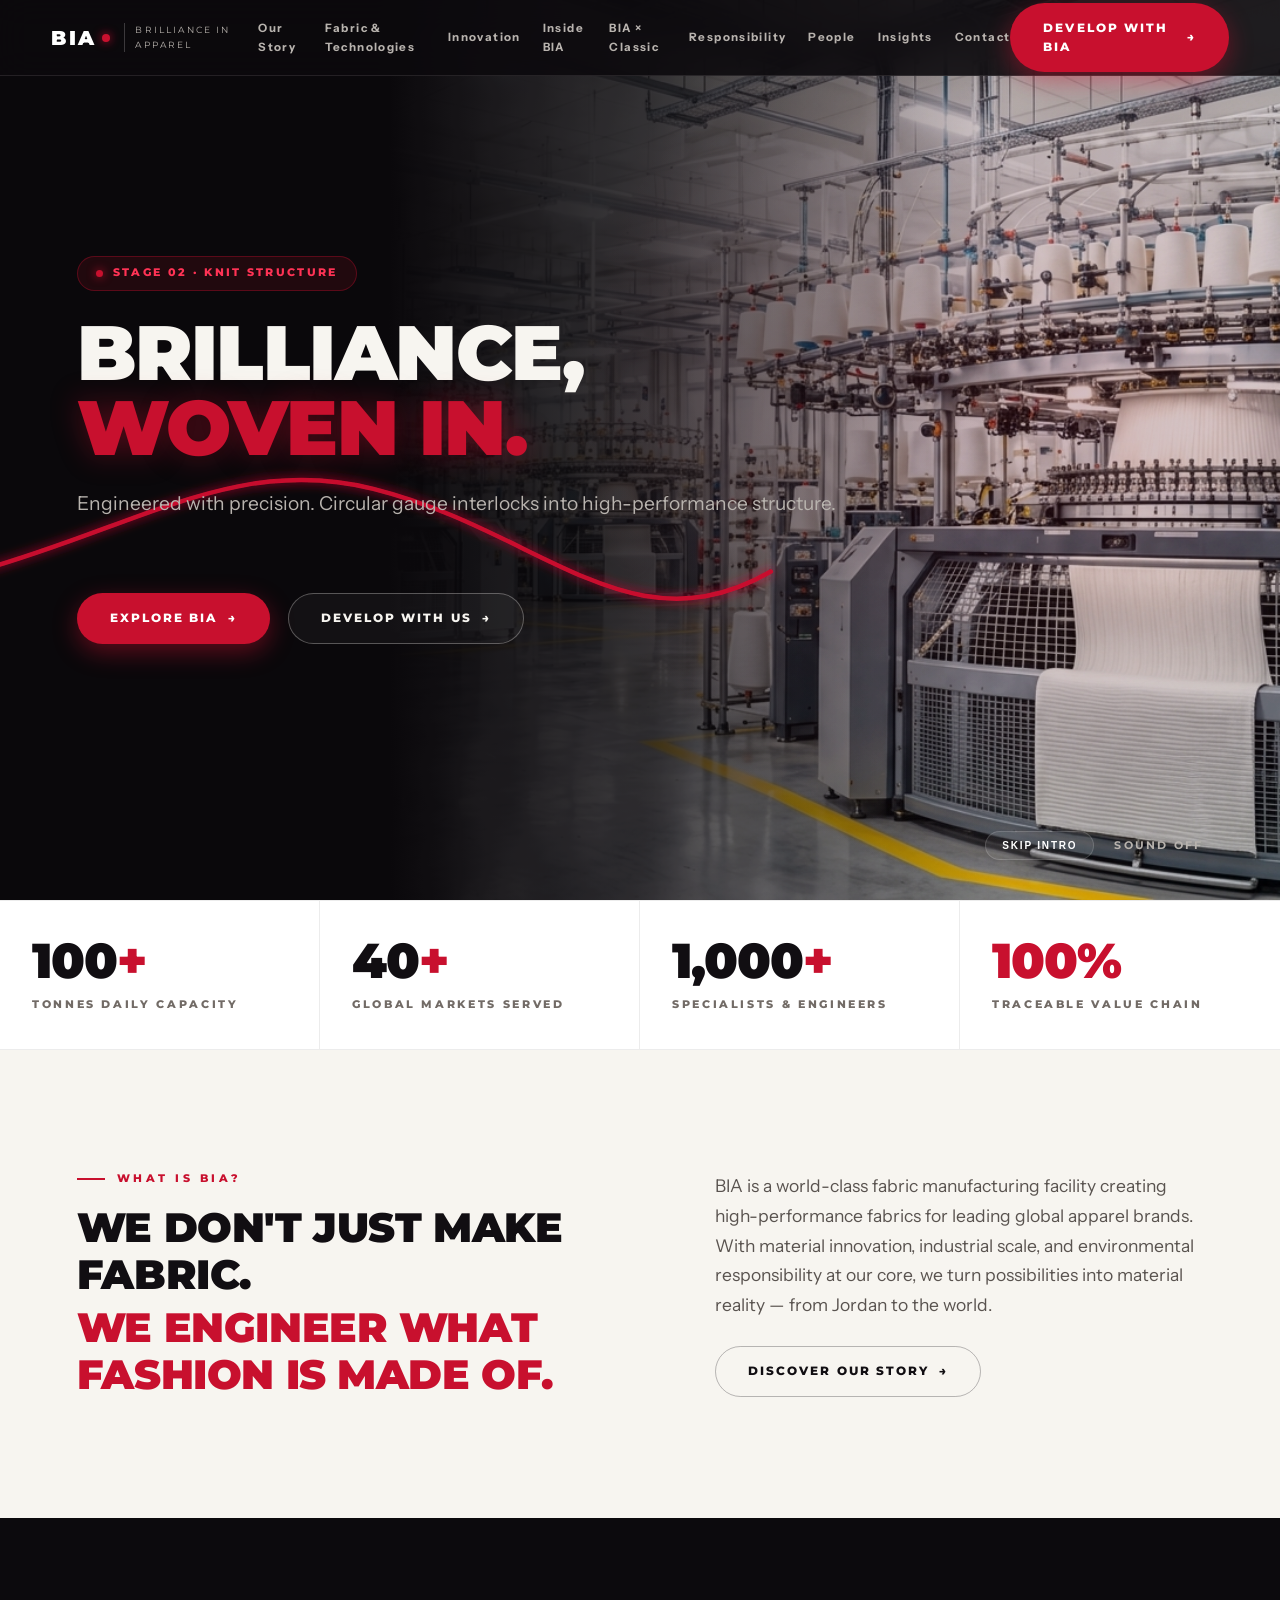
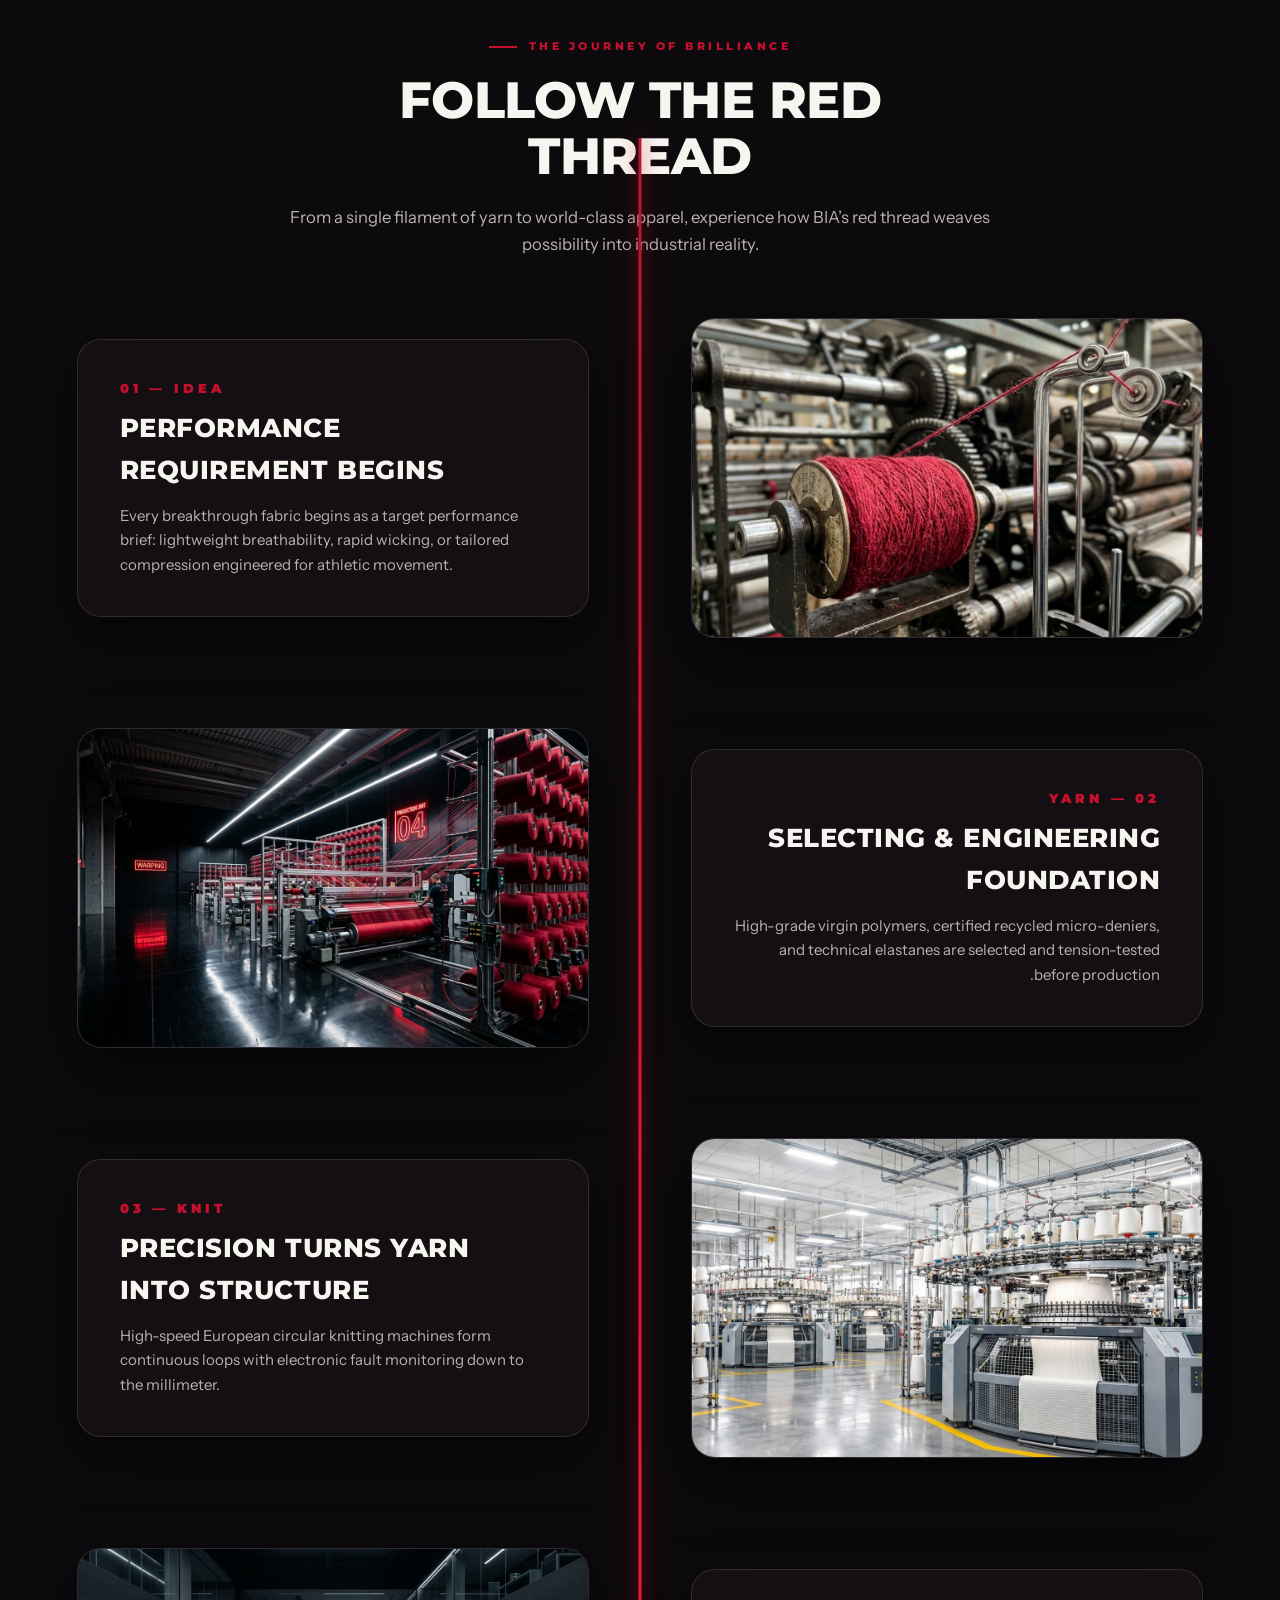
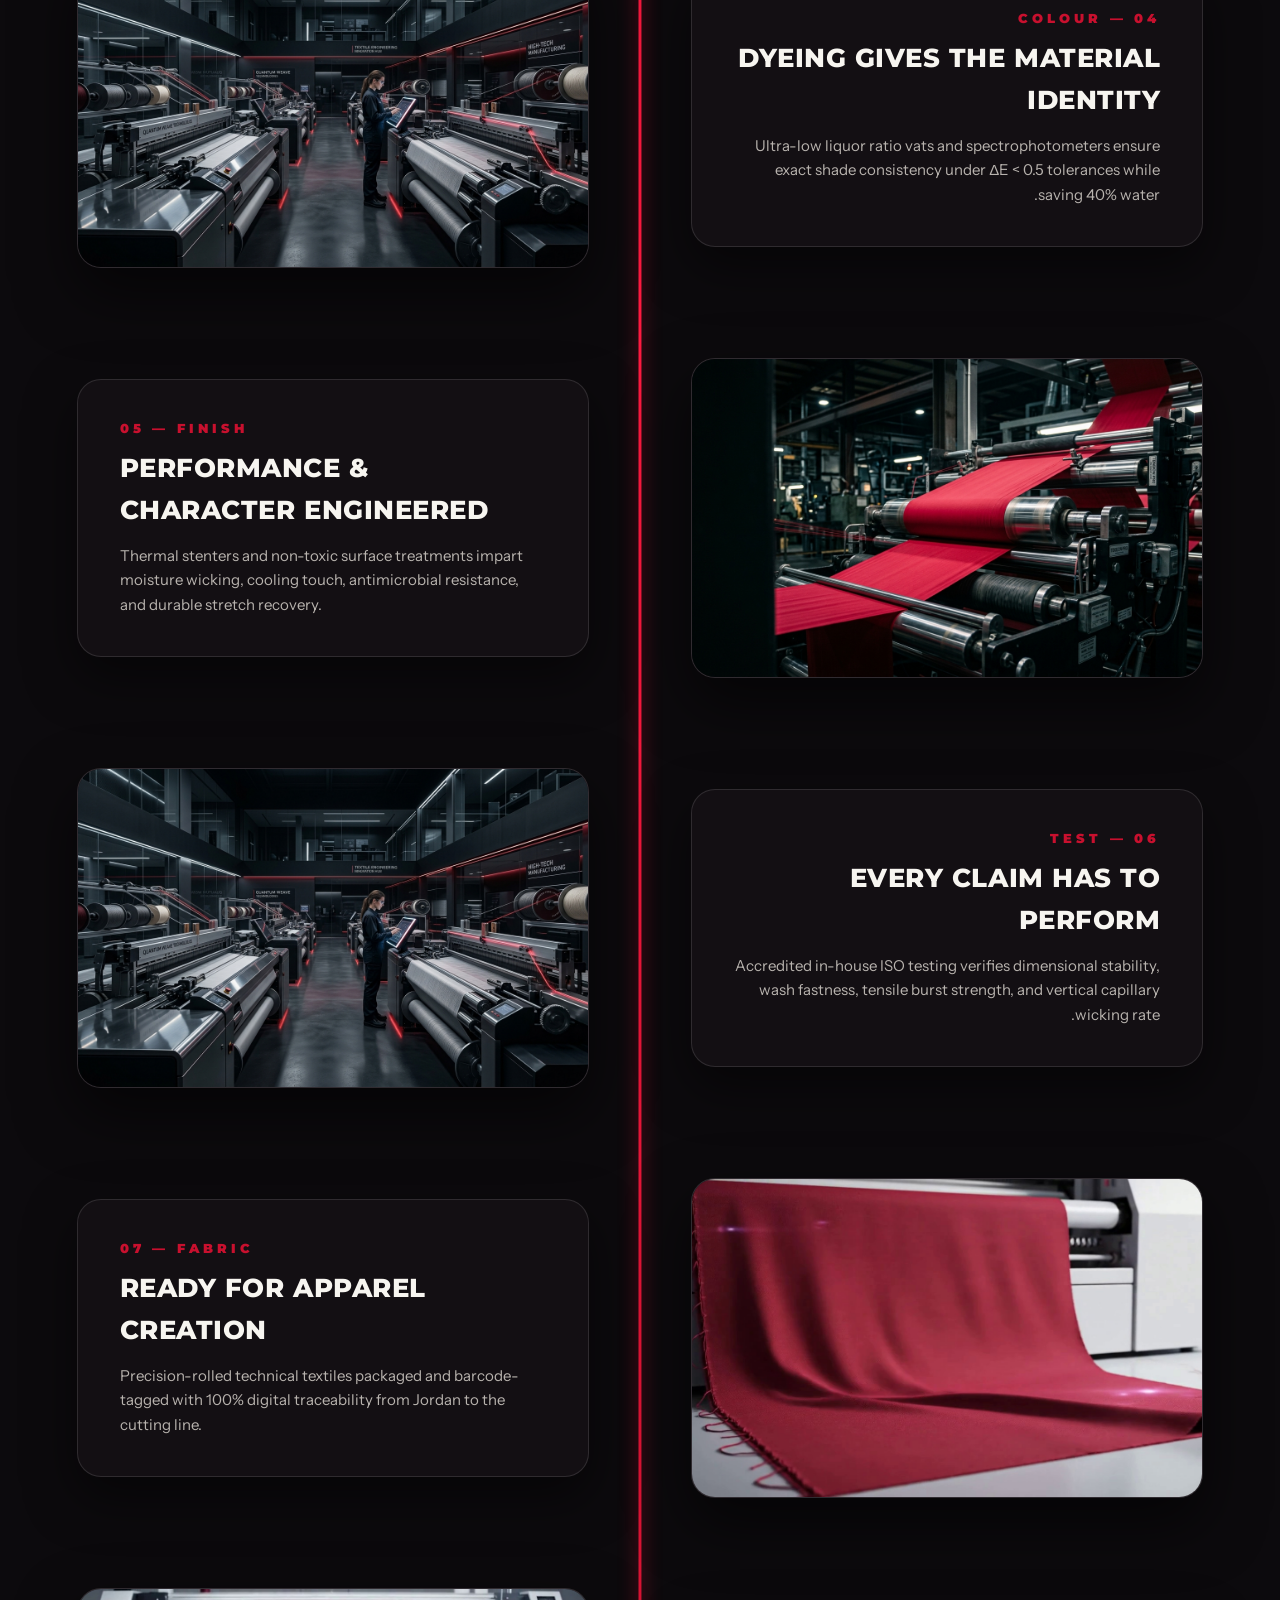
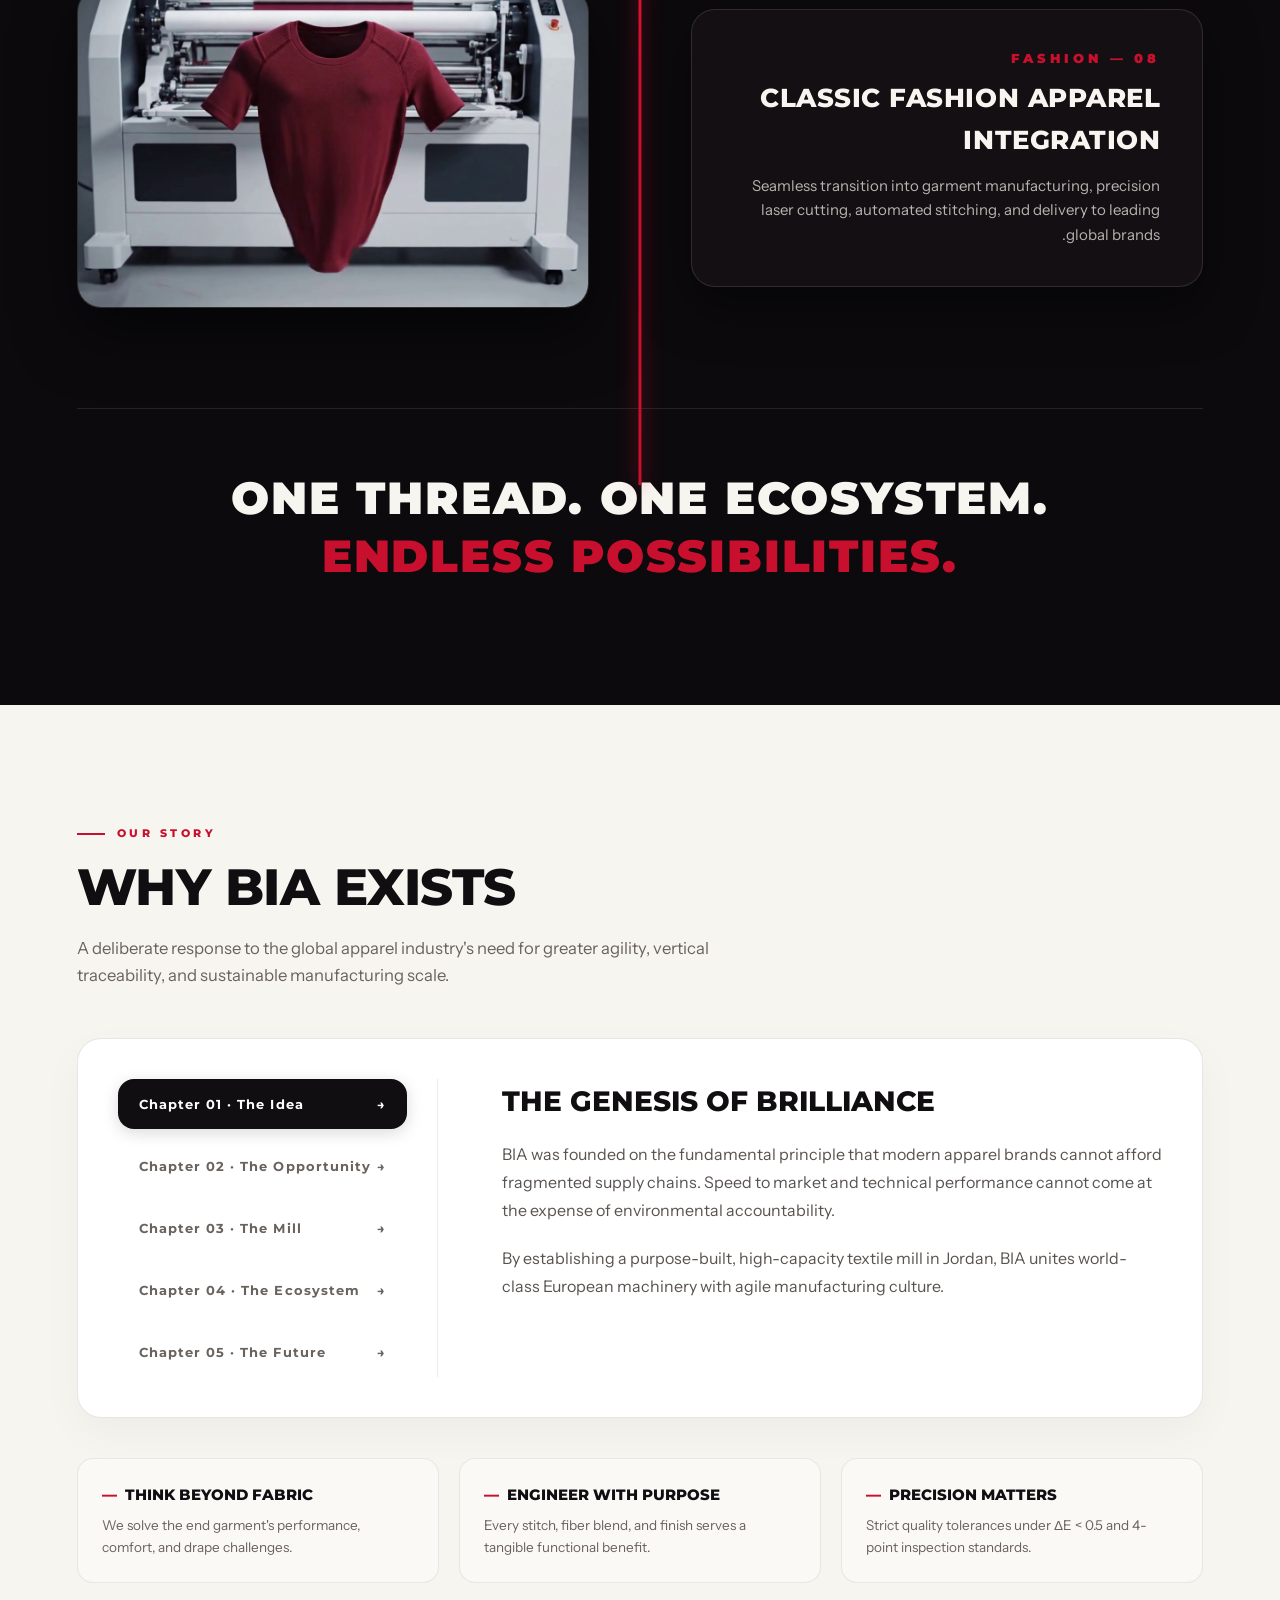
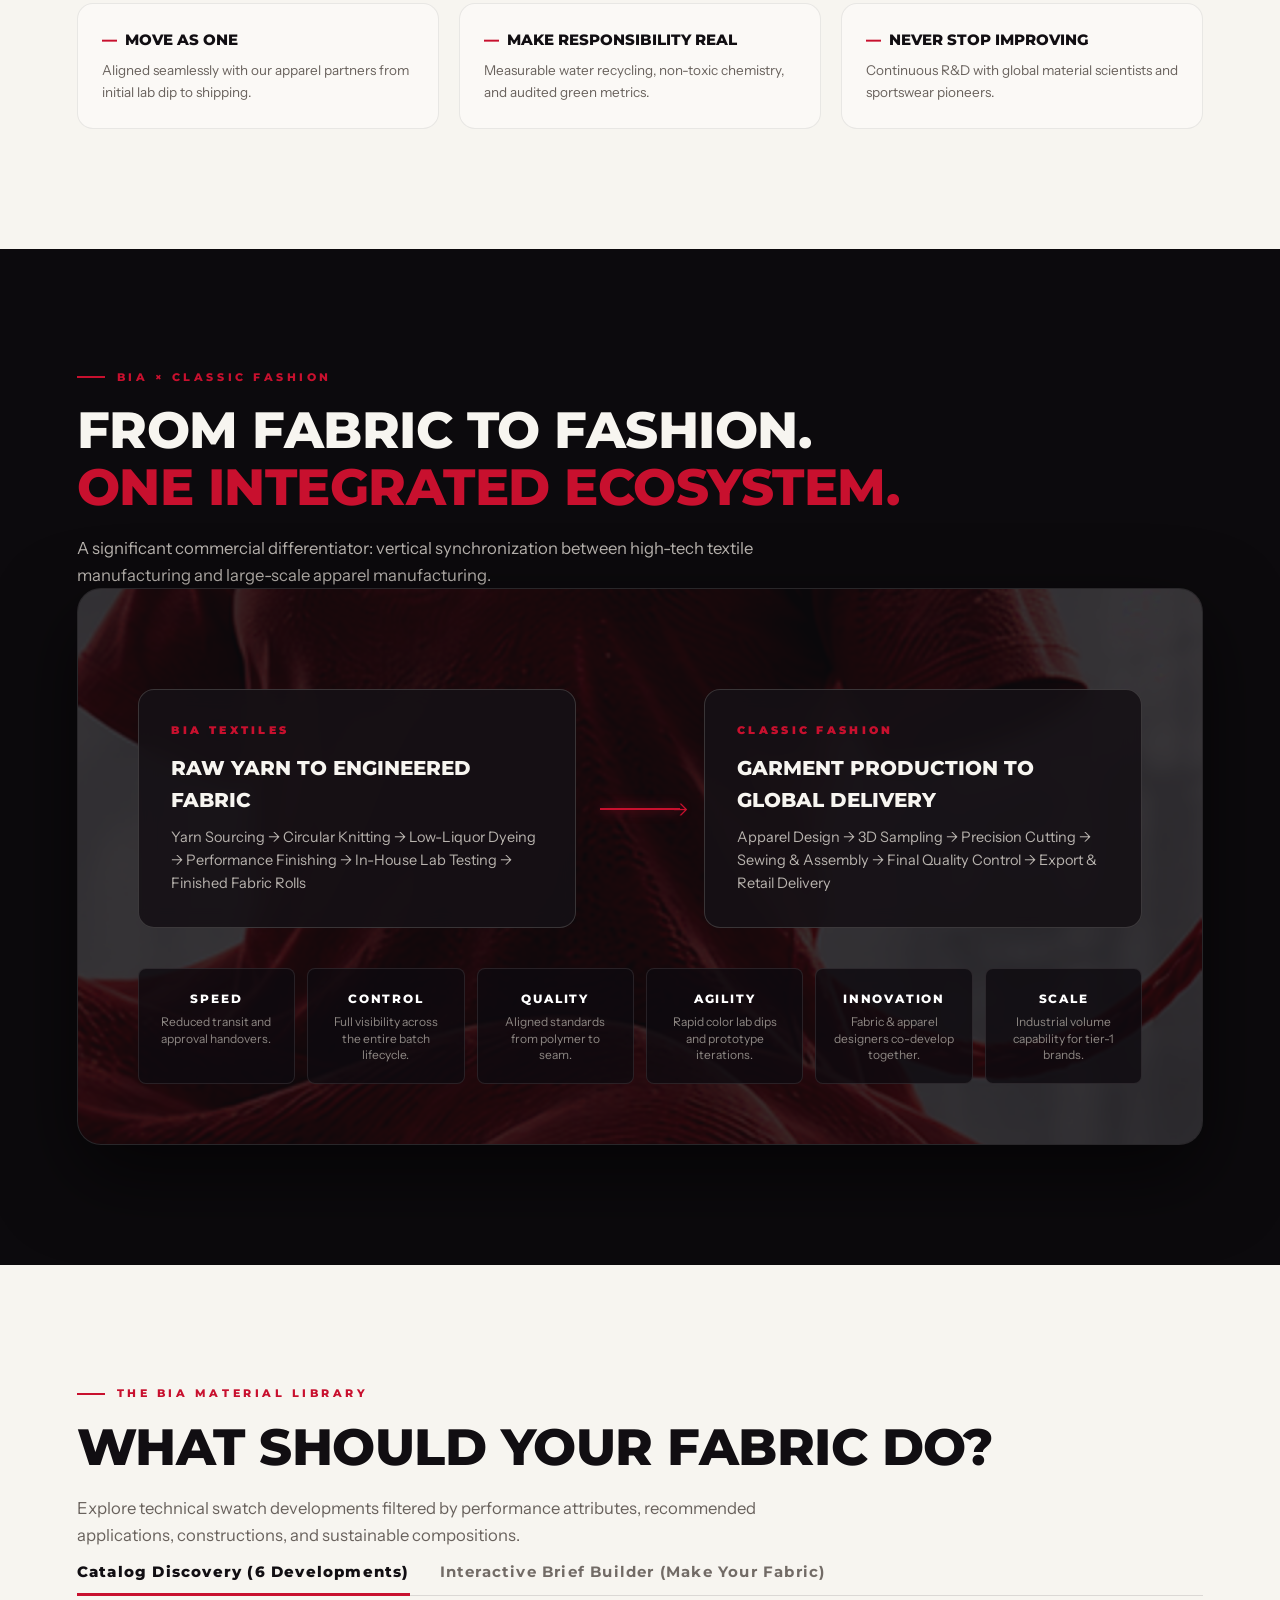
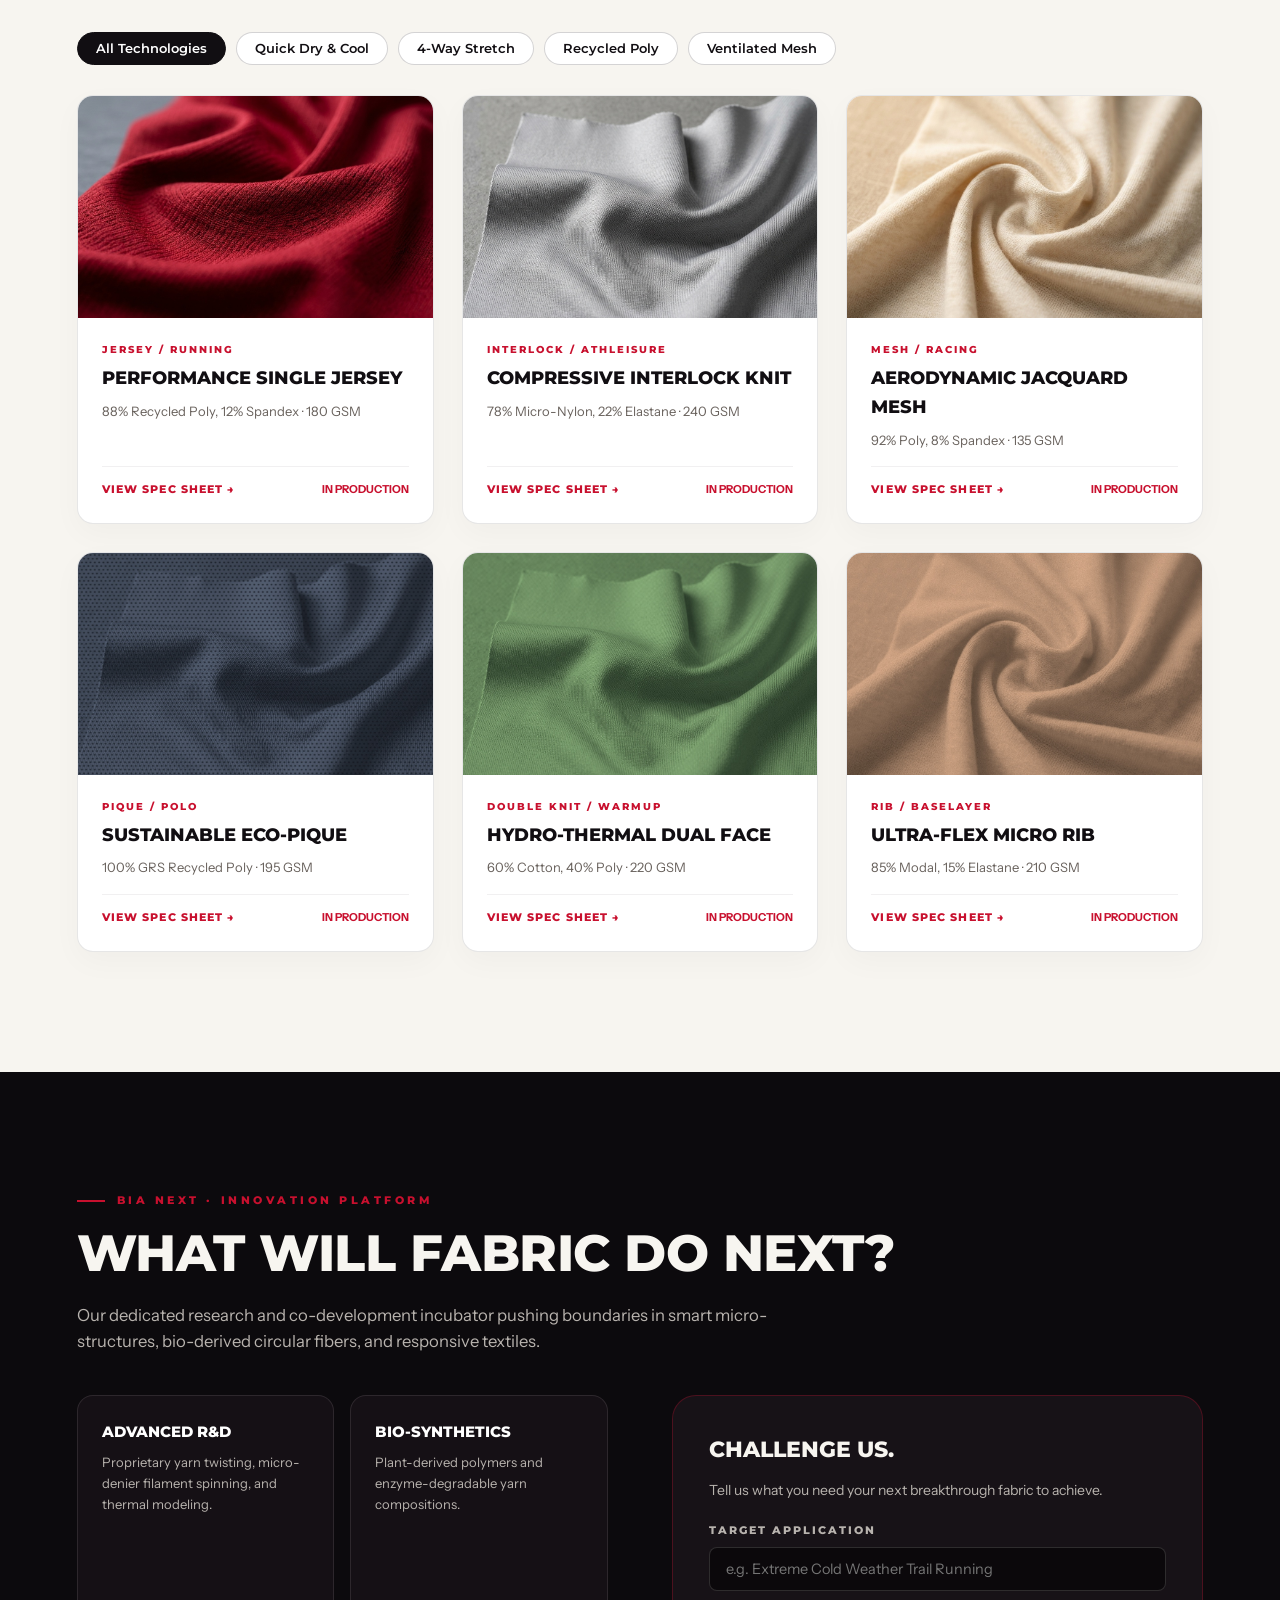
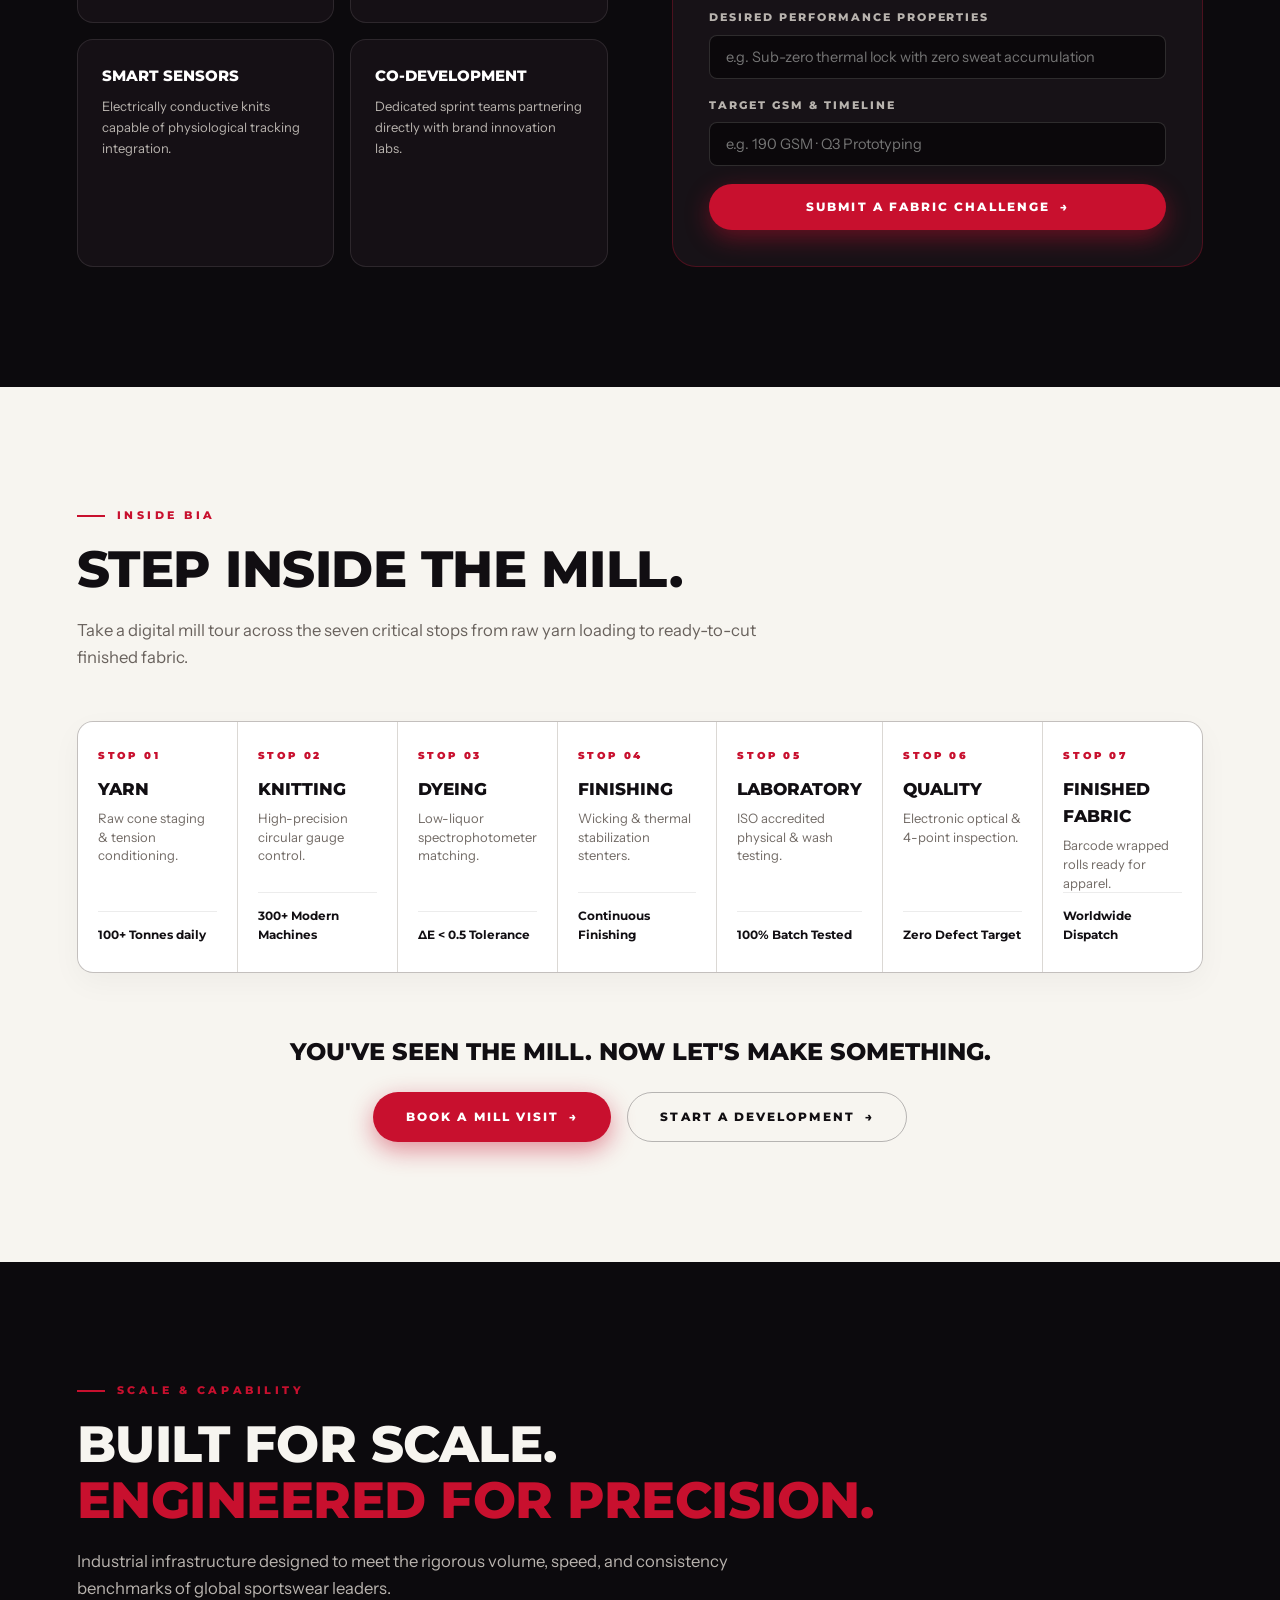
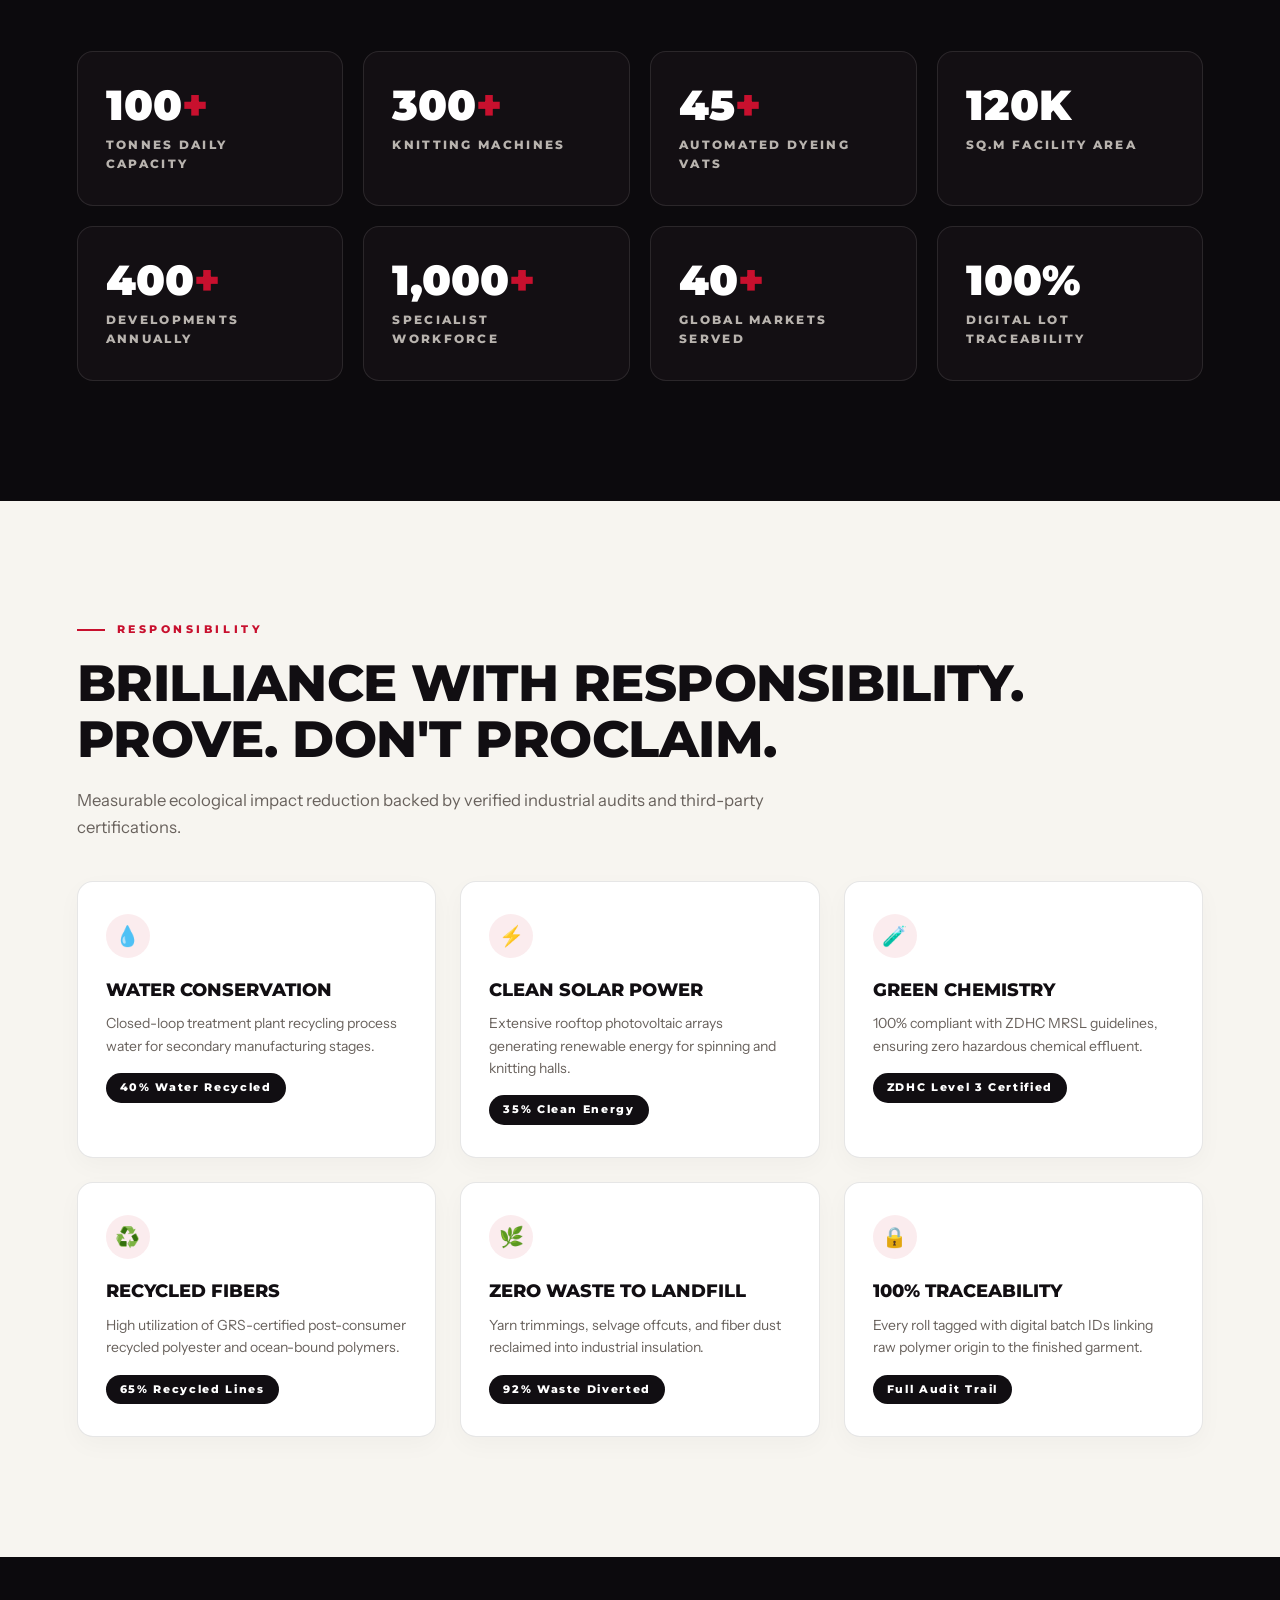
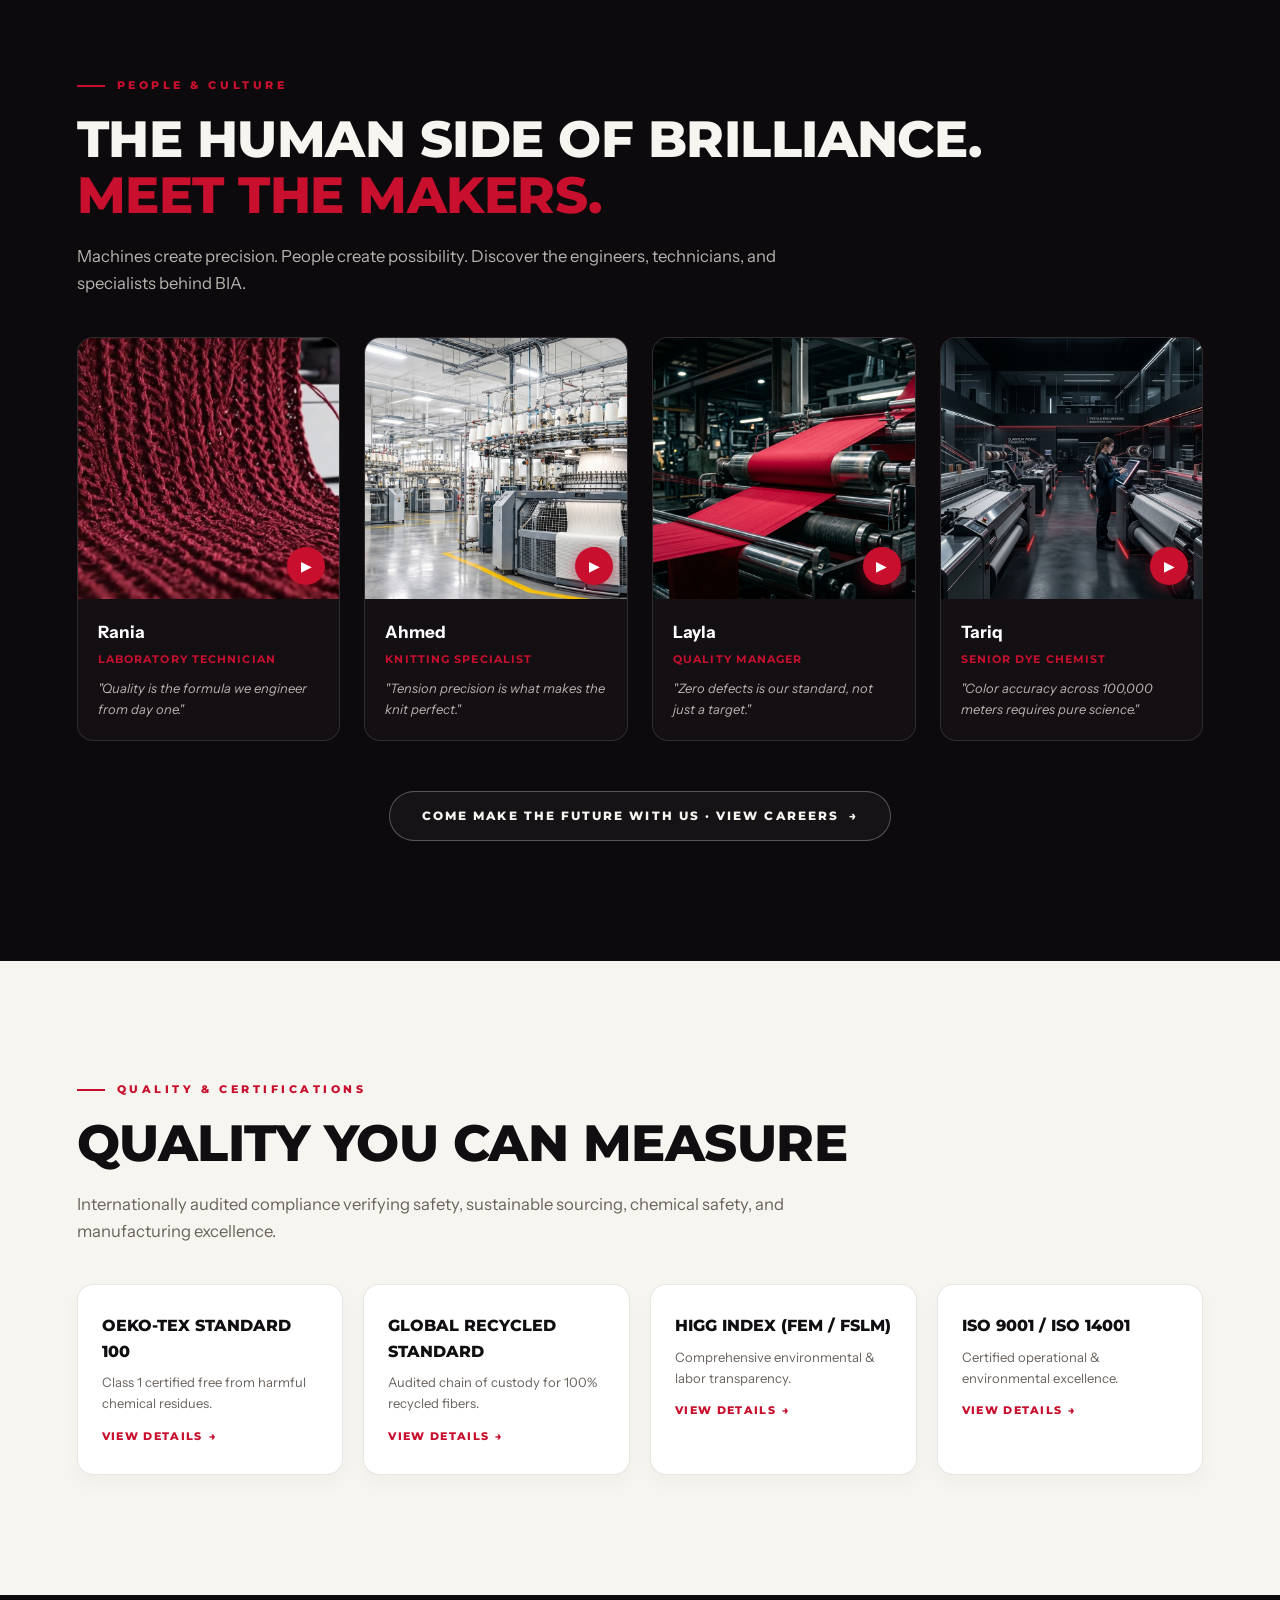
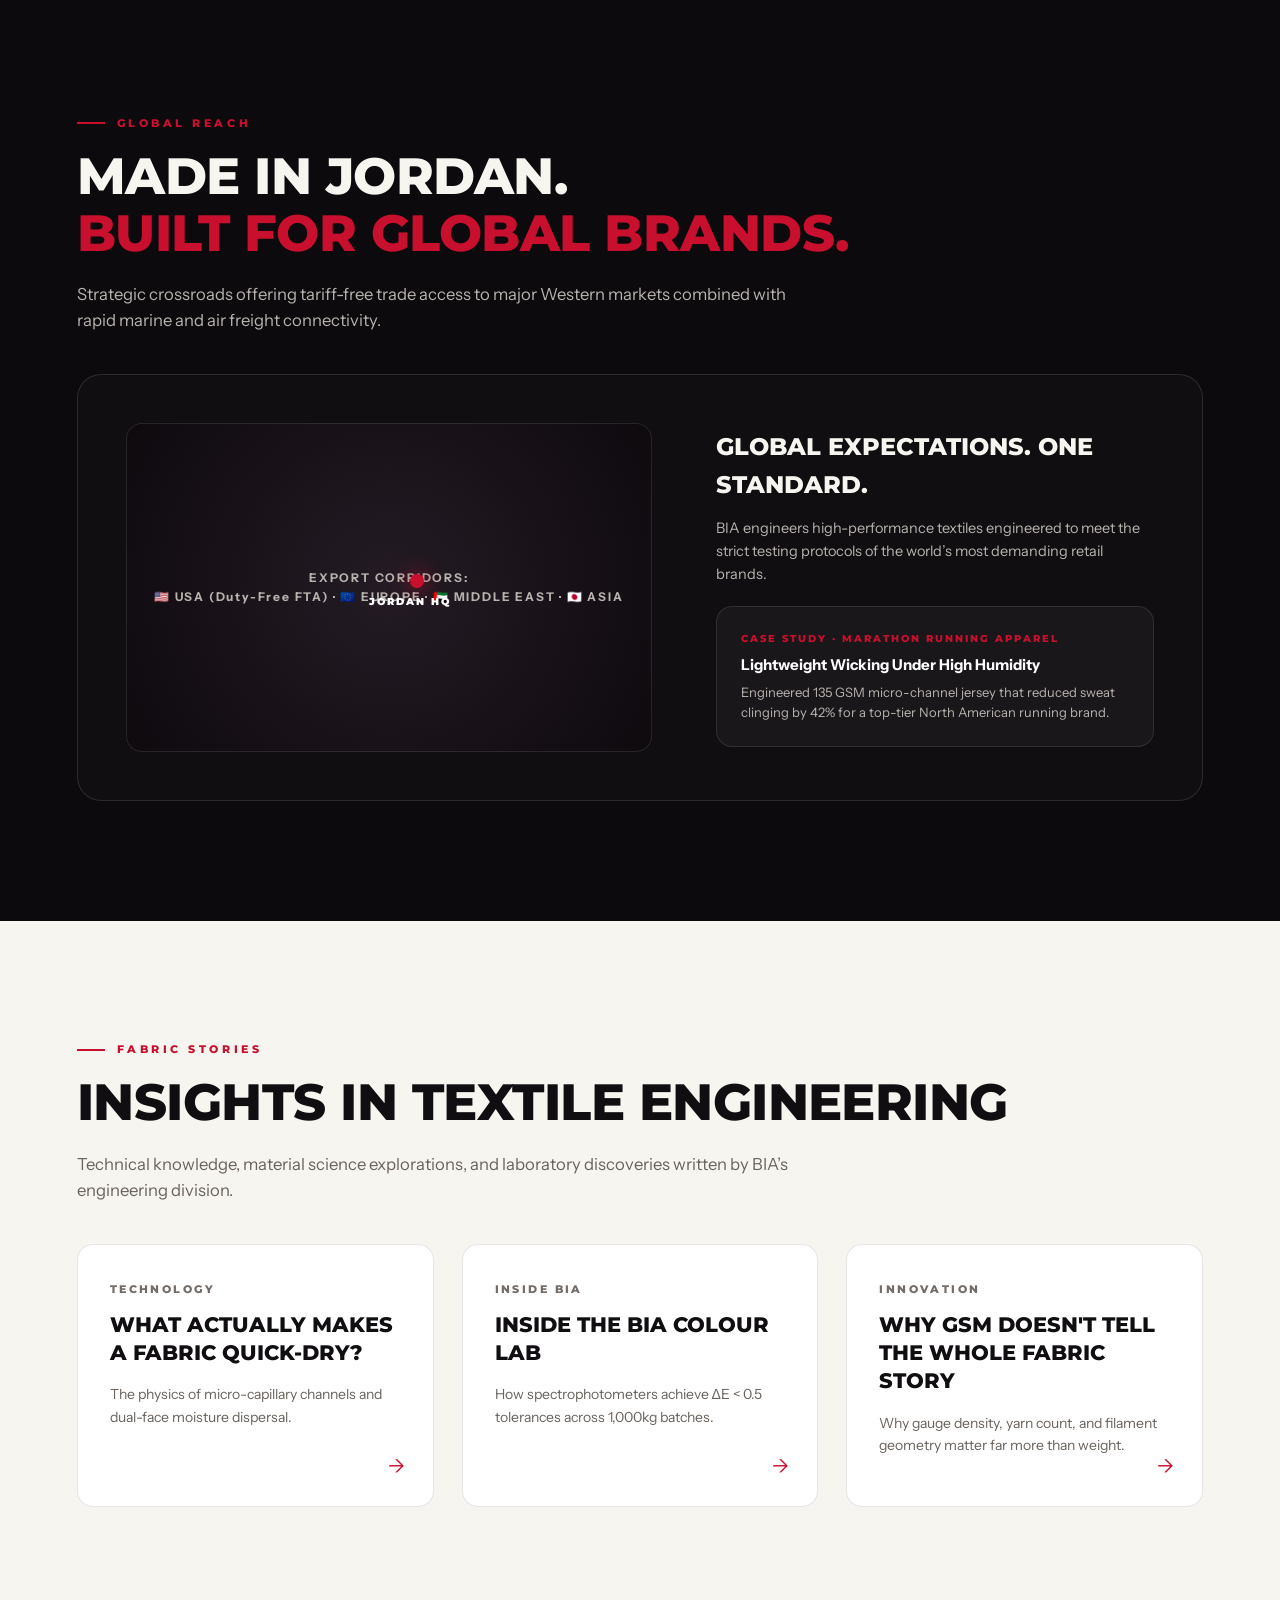
<file: mock.html>
<!DOCTYPE html>
<html lang="en">
<head>
  <meta charset="UTF-8" />
  <meta name="viewport" content="width=device-width, initial-scale=1.0" />
  <title>BIA — Brilliance in Apparel | Master Specification Mock</title>
  <meta name="description" content="BIA is a world-class fabric manufacturing facility. From yarn to innovation, from fabric to fashion, from Jordan to the world. Brilliance, Woven In." />
  <link rel="preconnect" href="https://fonts.googleapis.com" />
  <link rel="preconnect" href="https://fonts.gstatic.com" crossorigin />
  <link href="https://fonts.googleapis.com/css2?family=Montserrat:wght@400;500;600;700;800;900&family=Instrument+Sans:wght@400;500;600;700&display=swap" rel="stylesheet" />
  
  <style>
    /* ==========================================================================
       BIA — MASTER DESIGN SYSTEM & TOKENS
       ========================================================================== */
    :root {
      --red: #c8102e;
      --red-hover: #e01436;
      --red-glow: rgba(200, 16, 46, 0.45);
      --ink: #110e12;
      --ink-2: #19141a;
      --ink-3: #221c24;
      --graphite: #0c0a0d;
      --paper: #f7f5f0;
      --paper-card: #ffffff;
      --concrete: #8c8682;
      --steel: #b8b3ae;
      --hair-dark: rgba(247, 245, 240, 0.1);
      --hair-light: rgba(17, 14, 18, 0.1);
      --radius-sm: 8px;
      --radius-md: 16px;
      --radius-lg: 24px;
      --radius-full: 999px;
      --font-display: 'Montserrat', -apple-system, BlinkMacSystemFont, sans-serif;
      --font-body: 'Instrument Sans', -apple-system, BlinkMacSystemFont, sans-serif;
      --nav-height: 76px;
    }

    * { box-sizing: border-box; margin: 0; padding: 0; }
    html { scroll-behavior: smooth; font-size: 16px; color-scheme: dark light; }
    body {
      font-family: var(--font-body);
      background-color: var(--graphite);
      color: var(--paper);
      line-height: 1.6;
      overflow-x: hidden;
      -webkit-font-smoothing: antialiased;
    }

    /* Common Typography & Utilities */
    h1, h2, h3, h4, .eyebrow, .nav-links a, .btn, .stat-num {
      font-family: var(--font-display);
      text-transform: uppercase;
    }
    .eyebrow {
      font-size: 11px;
      font-weight: 800;
      letter-spacing: 0.32em;
      color: var(--red);
      display: flex;
      align-items: center;
      gap: 12px;
      margin-bottom: 16px;
    }
    .eyebrow::before {
      content: '';
      display: inline-block;
      width: 28px;
      height: 2px;
      background: var(--red);
    }
    .sec-title {
      font-size: clamp(32px, 4vw, 58px);
      font-weight: 800;
      line-height: 1.1;
      letter-spacing: -0.01em;
      margin-bottom: 20px;
    }
    .sec-subtitle {
      font-size: clamp(16px, 1.3vw, 20px);
      color: var(--steel);
      max-width: 65ch;
      line-height: 1.6;
    }

    /* Section Themes */
    .section {
      padding: 120px 6vw;
      position: relative;
    }
    .section.dark {
      background: var(--graphite);
      color: var(--paper);
    }
    .section.light {
      background: var(--paper);
      color: var(--ink);
    }
    .section.light .sec-subtitle { color: #69625d; }
    .section.light .eyebrow { color: var(--red); }

    /* Interactive Buttons */
    .btn {
      display: inline-flex;
      align-items: center;
      justify-content: center;
      gap: 10px;
      padding: 15px 32px;
      font-size: 11.5px;
      font-weight: 800;
      letter-spacing: 0.18em;
      border-radius: var(--radius-full);
      text-decoration: none;
      cursor: pointer;
      transition: all 0.3s cubic-bezier(0.2, 0.8, 0.2, 1);
      border: 1px solid transparent;
      outline: none;
    }
    .btn-red {
      background: var(--red);
      color: #fff;
      box-shadow: 0 8px 24px var(--red-glow);
    }
    .btn-red:hover {
      background: var(--red-hover);
      transform: translateY(-2px);
      box-shadow: 0 14px 32px rgba(200, 16, 46, 0.6);
    }
    .btn-ghost-light {
      border-color: rgba(247, 245, 240, 0.3);
      color: var(--paper);
      background: rgba(247, 245, 240, 0.04);
    }
    .btn-ghost-light:hover {
      border-color: var(--paper);
      background: rgba(247, 245, 240, 0.12);
      transform: translateY(-2px);
    }
    .btn-ghost-dark {
      border-color: rgba(17, 14, 18, 0.28);
      color: var(--ink);
      background: transparent;
    }
    .btn-ghost-dark:hover {
      border-color: var(--ink);
      background: rgba(17, 14, 18, 0.06);
      transform: translateY(-2px);
    }
    .btn .arrow { transition: transform 0.25s ease; }
    .btn:hover .arrow { transform: translateX(5px); }

    /* ==========================================================================
       1. NAVIGATION BAR
       ========================================================================== */
    .nav {
      position: fixed;
      top: 0;
      left: 0;
      right: 0;
      height: var(--nav-height);
      background: rgba(12, 10, 13, 0.88);
      backdrop-filter: blur(16px);
      -webkit-backdrop-filter: blur(16px);
      border-bottom: 1px solid var(--hair-dark);
      z-index: 1000;
      display: flex;
      align-items: center;
      justify-content: space-between;
      padding: 0 4vw;
      transition: all 0.3s ease;
    }
    .nav-logo-box {
      display: flex;
      align-items: center;
      gap: 14px;
      text-decoration: none;
    }
    .nav-logo-badge {
      font-family: var(--font-display);
      font-size: 20px;
      font-weight: 900;
      letter-spacing: 0.12em;
      color: #ffffff;
      display: flex;
      align-items: center;
      gap: 6px;
    }
    .nav-logo-badge .red-dot {
      width: 8px;
      height: 8px;
      border-radius: 50%;
      background: var(--red);
      box-shadow: 0 0 10px var(--red);
    }
    .nav-logo-sub {
      font-family: var(--font-display);
      font-size: 9px;
      letter-spacing: 0.24em;
      color: var(--steel);
      border-left: 1px solid rgba(255, 255, 255, 0.2);
      padding-left: 10px;
      text-transform: uppercase;
    }
    .nav-menu {
      display: flex;
      align-items: center;
      gap: 22px;
      list-style: none;
    }
    .nav-menu a {
      color: var(--steel);
      font-size: 11.5px;
      font-weight: 700;
      letter-spacing: 0.12em;
      text-decoration: none;
      transition: color 0.25s ease;
      position: relative;
      padding: 6px 0;
    }
    .nav-menu a:hover, .nav-menu a.active {
      color: #ffffff;
    }
    .nav-menu a.active::after {
      content: '';
      position: absolute;
      bottom: 0;
      left: 0;
      width: 100%;
      height: 2px;
      background: var(--red);
    }

    /* Mobile hamburger */
    .nav-toggle {
      display: none;
      background: none;
      border: none;
      color: #fff;
      font-size: 24px;
      cursor: pointer;
    }

    /* ==========================================================================
       2. CINEMATIC HERO & OPENING THREAD ANIMATION
       ========================================================================== */
    .hero {
      position: relative;
      height: 100vh;
      min-height: 720px;
      display: flex;
      align-items: center;
      justify-content: flex-start;
      padding: 0 6vw;
      background: #0a080b;
      overflow: hidden;
    }
    .hero-bg-visual {
      position: absolute;
      top: 0;
      right: 0;
      bottom: 0;
      width: 70%;
      background: radial-gradient(circle at 75% 45%, rgba(200, 16, 46, 0.15) 0%, transparent 60%),
                  linear-gradient(to right, #0a080b 0%, rgba(10, 8, 11, 0.75) 30%, transparent 70%),
                  url('/static/assets/hero-dark.png') center/cover no-repeat;
      opacity: 0.85;
      animation: heroZoom 20s infinite alternate ease-in-out;
    }
    @keyframes heroZoom {
      from { transform: scale(1); }
      to { transform: scale(1.06) translateX(-1%); }
    }
    .hero-thread-canvas {
      position: absolute;
      inset: 0;
      width: 100%;
      height: 100%;
      pointer-events: none;
      z-index: 2;
    }
    .hero-content {
      position: relative;
      z-index: 5;
      max-width: 800px;
    }
    .hero-stage-badge {
      display: inline-flex;
      align-items: center;
      gap: 10px;
      background: rgba(200, 16, 46, 0.12);
      border: 1px solid rgba(200, 16, 46, 0.35);
      border-radius: var(--radius-full);
      padding: 8px 18px;
      margin-bottom: 24px;
      font-family: var(--font-display);
      font-size: 10.5px;
      font-weight: 800;
      letter-spacing: 0.22em;
      color: #ff3355;
    }
    .hero-stage-badge .pulsing-dot {
      width: 7px;
      height: 7px;
      border-radius: 50%;
      background: var(--red);
      box-shadow: 0 0 10px var(--red);
      animation: pulse 1.5s infinite;
    }
    @keyframes pulse {
      0%, 100% { transform: scale(1); opacity: 1; }
      50% { transform: scale(1.4); opacity: 0.6; }
    }
    .hero-title {
      font-size: clamp(42px, 6vw, 86px);
      font-weight: 900;
      line-height: 0.98;
      letter-spacing: -0.02em;
      margin-bottom: 24px;
      text-transform: uppercase;
    }
    .hero-title .red-text { color: var(--red); text-shadow: 0 0 30px rgba(200, 16, 46, 0.4); }
    .hero-microcopy {
      font-size: clamp(17px, 1.5vw, 22px);
      color: var(--steel);
      line-height: 1.55;
      margin-bottom: 36px;
      min-height: 68px;
      transition: opacity 0.3s ease;
    }
    .hero-actions {
      display: flex;
      gap: 18px;
      flex-wrap: wrap;
      align-items: center;
    }
    .hero-controls {
      position: absolute;
      bottom: 40px;
      right: 6vw;
      z-index: 10;
      display: flex;
      align-items: center;
      gap: 20px;
      font-family: var(--font-display);
      font-size: 11px;
      font-weight: 700;
      letter-spacing: 0.2em;
      color: var(--steel);
    }
    .hero-ctrl-btn {
      background: rgba(255, 255, 255, 0.08);
      border: 1px solid rgba(255, 255, 255, 0.15);
      color: #fff;
      padding: 8px 16px;
      border-radius: var(--radius-full);
      font-size: 10px;
      font-weight: 800;
      letter-spacing: 0.18em;
      cursor: pointer;
      transition: all 0.2s ease;
    }
    .hero-ctrl-btn:hover {
      background: var(--red);
      border-color: var(--red);
    }

    /* ==========================================================================
       3. STATS STRIP
       ========================================================================== */
    .stats-strip {
      background: #ffffff;
      color: var(--ink);
      display: grid;
      grid-template-columns: repeat(4, 1fr);
      border-top: 1px solid rgba(17, 14, 18, 0.08);
      border-bottom: 1px solid rgba(17, 14, 18, 0.08);
    }
    .stat-box {
      padding: 36px 32px;
      border-right: 1px solid rgba(17, 14, 18, 0.08);
      display: flex;
      flex-direction: column;
      justify-content: center;
    }
    .stat-box:last-child { border-right: none; }
    .stat-num {
      font-size: clamp(36px, 3.8vw, 56px);
      font-weight: 900;
      color: var(--ink);
      line-height: 1;
      letter-spacing: -0.02em;
    }
    .stat-num.red { color: var(--red); }
    .stat-lbl {
      font-family: var(--font-display);
      font-size: 11px;
      font-weight: 800;
      letter-spacing: 0.24em;
      color: #726b66;
      margin-top: 10px;
      text-transform: uppercase;
    }

    /* ==========================================================================
       4. WHAT IS BIA? (POSITIONING)
       ========================================================================== */
    .position-grid {
      display: grid;
      grid-template-columns: 1.15fr 1fr;
      gap: 6vw;
      align-items: center;
    }
    .pos-quote {
      font-size: clamp(28px, 3.2vw, 48px);
      font-weight: 900;
      line-height: 1.15;
      letter-spacing: -0.01em;
      text-transform: uppercase;
    }
    .pos-quote .red-span { color: var(--red); display: block; margin-top: 6px; }
    .pos-body {
      font-size: 17.5px;
      color: #59534f;
      line-height: 1.7;
    }
    .pos-body p { margin-bottom: 26px; }

    /* ==========================================================================
       5. FOLLOW THE RED THREAD (8-STEP JOURNEY)
       ========================================================================== */
    .journey-section {
      background: #0c090d;
      position: relative;
    }
    .journey-thread-line {
      position: absolute;
      top: 220px;
      bottom: 220px;
      left: 50%;
      width: 3px;
      background: linear-gradient(to bottom, var(--red) 0%, #ff1a40 50%, var(--red) 100%);
      transform: translateX(-50%);
      box-shadow: 0 0 18px var(--red);
      z-index: 1;
    }
    .journey-steps {
      display: flex;
      flex-direction: column;
      gap: 90px;
      position: relative;
      z-index: 2;
      margin-top: 60px;
    }
    .journey-step {
      display: grid;
      grid-template-columns: 1fr 1fr;
      gap: 8vw;
      align-items: center;
    }
    .journey-step.flip {
      direction: rtl;
    }
    .journey-step.flip .journey-info {
      direction: ltr;
    }
    .journey-card {
      background: rgba(22, 17, 22, 0.85);
      border: 1px solid rgba(247, 245, 240, 0.12);
      border-radius: var(--radius-lg);
      padding: 38px 42px;
      box-shadow: 0 20px 50px rgba(0, 0, 0, 0.5);
      transition: all 0.3s ease;
      position: relative;
    }
    .journey-card:hover {
      border-color: rgba(200, 16, 46, 0.45);
      transform: translateY(-4px);
      box-shadow: 0 30px 70px rgba(0,0,0,0.7), 0 0 30px rgba(200, 16, 46, 0.15);
    }
    .journey-num {
      font-family: var(--font-display);
      font-size: 13px;
      font-weight: 900;
      letter-spacing: 0.3em;
      color: var(--red);
      margin-bottom: 10px;
    }
    .journey-card h3 {
      font-size: 26px;
      font-weight: 800;
      letter-spacing: 0.02em;
      margin-bottom: 12px;
    }
    .journey-card p {
      color: var(--steel);
      font-size: 15px;
      line-height: 1.65;
    }
    .journey-media-box {
      border-radius: var(--radius-lg);
      overflow: hidden;
      aspect-ratio: 16/10;
      background: #181318;
      border: 1px solid rgba(255, 255, 255, 0.1);
      box-shadow: 0 25px 60px rgba(0, 0, 0, 0.6);
    }
    .journey-media-box img {
      width: 100%;
      height: 100%;
      object-fit: cover;
      transition: transform 0.6s ease;
    }
    .journey-step:hover .journey-media-box img {
      transform: scale(1.05);
    }
    .journey-outro {
      text-align: center;
      margin-top: 100px;
      padding-top: 60px;
      border-top: 1px solid var(--hair-dark);
    }
    .journey-outro h3 {
      font-size: clamp(26px, 3.5vw, 48px);
      font-weight: 900;
      letter-spacing: 0.04em;
      line-height: 1.3;
    }

    /* ==========================================================================
       6. OUR STORY (WHY BIA EXISTS)
       ========================================================================== */
    .story-chapters-grid {
      display: grid;
      grid-template-columns: 320px 1fr;
      gap: 5vw;
      margin-top: 50px;
      background: #ffffff;
      border: 1px solid rgba(17, 14, 18, 0.1);
      border-radius: var(--radius-lg);
      padding: 40px;
      box-shadow: 0 15px 40px rgba(0, 0, 0, 0.04);
    }
    .chapter-nav {
      display: flex;
      flex-direction: column;
      gap: 12px;
      border-right: 1px solid rgba(17, 14, 18, 0.08);
      padding-right: 30px;
    }
    .chapter-tab-btn {
      background: none;
      border: 1px solid transparent;
      padding: 16px 20px;
      border-radius: var(--radius-md);
      text-align: left;
      font-family: var(--font-display);
      font-size: 13px;
      font-weight: 700;
      letter-spacing: 0.08em;
      color: #69625d;
      cursor: pointer;
      transition: all 0.25s ease;
      display: flex;
      align-items: center;
      justify-content: space-between;
    }
    .chapter-tab-btn:hover {
      background: rgba(17, 14, 18, 0.04);
      color: var(--ink);
    }
    .chapter-tab-btn.active {
      background: var(--ink);
      color: #ffffff;
      box-shadow: 0 4px 16px rgba(17, 14, 18, 0.15);
    }
    .chapter-content-panel {
      display: none;
    }
    .chapter-content-panel.active {
      display: block;
      animation: fadeIn 0.35s ease;
    }
    @keyframes fadeIn { from { opacity: 0; transform: translateY(6px); } to { opacity: 1; transform: none; } }
    .chapter-content-panel h3 {
      font-size: 28px;
      font-weight: 800;
      margin-bottom: 16px;
      color: var(--ink);
    }
    .chapter-content-panel p {
      font-size: 16px;
      color: #59534f;
      line-height: 1.75;
      margin-bottom: 20px;
    }
    .values-grid {
      display: grid;
      grid-template-columns: repeat(3, 1fr);
      gap: 20px;
      margin-top: 40px;
    }
    .value-card {
      background: #fbf9f6;
      border: 1px solid rgba(17, 14, 18, 0.08);
      border-radius: var(--radius-md);
      padding: 24px;
    }
    .value-card h4 {
      font-size: 15px;
      font-weight: 800;
      color: var(--ink);
      margin-bottom: 8px;
      display: flex;
      align-items: center;
      gap: 8px;
    }
    .value-card h4::before { content: '—'; color: var(--red); font-weight: 900; }
    .value-card p { font-size: 13.5px; color: #69625d; margin: 0; }

    /* ==========================================================================
       7. BIA × CLASSIC FASHION (INTEGRATED VALUE CHAIN)
       ========================================================================== */
    .eco-wrapper {
      background: #0d0a0e;
      border-radius: var(--radius-lg);
      padding: 60px;
      border: 1px solid rgba(247, 245, 240, 0.12);
      box-shadow: 0 30px 80px rgba(0, 0, 0, 0.6);
      position: relative;
      overflow: hidden;
    }
    .eco-wrapper::before {
      content: '';
      position: absolute;
      inset: 0;
      background: url('/static/assets/ecosystem-wall-garment-04-garment-floor.png') center/cover no-repeat;
      opacity: 0.18;
      pointer-events: none;
    }
    .eco-flow-grid {
      display: grid;
      grid-template-columns: 1fr 80px 1fr;
      gap: 24px;
      align-items: center;
      margin: 40px 0;
      position: relative;
      z-index: 2;
    }
    .eco-node {
      background: rgba(22, 17, 22, 0.9);
      border: 1px solid rgba(247, 245, 240, 0.16);
      border-radius: var(--radius-md);
      padding: 32px;
      backdrop-filter: blur(10px);
    }
    .eco-node-tag {
      font-family: var(--font-display);
      font-size: 11px;
      font-weight: 900;
      letter-spacing: 0.3em;
      color: var(--red);
      display: block;
      margin-bottom: 12px;
    }
    .eco-node h4 { font-size: 20px; font-weight: 800; margin-bottom: 10px; }
    .eco-node p { color: var(--steel); font-size: 14.5px; }
    .eco-connector {
      display: flex;
      align-items: center;
      justify-content: center;
      position: relative;
    }
    .eco-connector .line {
      width: 100%;
      height: 2px;
      background: var(--red);
      box-shadow: 0 0 12px var(--red);
      position: relative;
    }
    .eco-connector .line::after {
      content: '→';
      position: absolute;
      right: -8px;
      top: -12px;
      color: var(--red);
      font-size: 18px;
    }
    .eco-benefits-strip {
      display: grid;
      grid-template-columns: repeat(6, 1fr);
      gap: 12px;
      margin-top: 30px;
      position: relative;
      z-index: 2;
    }
    .benefit-item {
      background: rgba(14, 11, 15, 0.8);
      border: 1px solid rgba(247, 245, 240, 0.1);
      border-radius: var(--radius-sm);
      padding: 20px 16px;
      text-align: center;
    }
    .benefit-item strong {
      font-family: var(--font-display);
      font-size: 12px;
      font-weight: 800;
      letter-spacing: 0.15em;
      color: #fff;
      display: block;
      margin-bottom: 6px;
    }
    .benefit-item span {
      font-size: 12px;
      color: var(--concrete);
      line-height: 1.35;
      display: block;
    }

    /* ==========================================================================
       8. MATERIAL LIBRARY & MAKE YOUR FABRIC BUILDER
       ========================================================================== */
    .mat-tabs-bar {
      display: flex;
      gap: 30px;
      border-bottom: 1px solid rgba(17, 14, 18, 0.12);
      margin-bottom: 36px;
    }
    .mat-tab-btn {
      background: none;
      border: none;
      padding: 14px 0;
      font-family: var(--font-display);
      font-size: 15px;
      font-weight: 700;
      letter-spacing: 0.08em;
      color: #726b66;
      cursor: pointer;
      position: relative;
      transition: color 0.2s;
    }
    .mat-tab-btn.active {
      color: var(--ink);
      font-weight: 800;
    }
    .mat-tab-btn.active::after {
      content: '';
      position: absolute;
      bottom: -1px;
      left: 0;
      right: 0;
      height: 3px;
      background: var(--red);
    }
    .mat-filter-row {
      display: flex;
      flex-wrap: wrap;
      gap: 10px;
      margin-bottom: 30px;
    }
    .filter-chip {
      background: #ffffff;
      border: 1px solid rgba(17, 14, 18, 0.18);
      padding: 8px 18px;
      border-radius: var(--radius-full);
      font-family: var(--font-display);
      font-size: 12.5px;
      font-weight: 600;
      color: var(--ink);
      cursor: pointer;
      transition: all 0.2s;
    }
    .filter-chip:hover, .filter-chip.active {
      background: var(--ink);
      color: #fff;
      border-color: var(--ink);
    }
    .swatch-grid {
      display: grid;
      grid-template-columns: repeat(3, 1fr);
      gap: 28px;
    }
    .swatch-card {
      background: #ffffff;
      border: 1px solid rgba(17, 14, 18, 0.1);
      border-radius: var(--radius-md);
      overflow: hidden;
      box-shadow: 0 10px 30px rgba(0, 0, 0, 0.03);
      cursor: pointer;
      transition: all 0.3s ease;
      display: flex;
      flex-direction: column;
    }
    .swatch-card:hover {
      transform: translateY(-5px);
      box-shadow: 0 20px 45px rgba(0, 0, 0, 0.1);
      border-color: rgba(200, 16, 46, 0.4);
    }
    .swatch-media {
      aspect-ratio: 16/10;
      background: #141014;
      overflow: hidden;
      position: relative;
    }
    .swatch-media img {
      width: 100%;
      height: 100%;
      object-fit: cover;
      transition: transform 0.5s ease;
    }
    .swatch-card:hover .swatch-media img { transform: scale(1.08); }
    .swatch-body {
      padding: 24px;
      flex: 1;
      display: flex;
      flex-direction: column;
    }
    .swatch-cat {
      font-family: var(--font-display);
      font-size: 10px;
      font-weight: 800;
      letter-spacing: 0.2em;
      color: var(--red);
      margin-bottom: 6px;
    }
    .swatch-title {
      font-size: 18px;
      font-weight: 800;
      margin-bottom: 8px;
      color: var(--ink);
    }
    .swatch-specs {
      font-size: 13px;
      color: #69625d;
      margin-bottom: 16px;
    }
    .swatch-actions {
      margin-top: auto;
      display: flex;
      align-items: center;
      justify-content: space-between;
      border-top: 1px solid rgba(17, 14, 18, 0.06);
      padding-top: 14px;
    }
    .swatch-link {
      font-family: var(--font-display);
      font-size: 11px;
      font-weight: 800;
      letter-spacing: 0.1em;
      color: var(--red);
      text-decoration: none;
    }

    /* Make Your Fabric Configurator Box */
    .maker-box {
      background: linear-gradient(145deg, #181318 0%, #0c090c 100%);
      border: 1px solid rgba(200, 16, 46, 0.35);
      border-radius: var(--radius-lg);
      padding: 44px;
      color: var(--paper);
      box-shadow: 0 30px 80px rgba(0,0,0,0.5), 0 0 40px rgba(200, 16, 46, 0.15);
      margin-top: 40px;
    }
    .maker-step-row {
      margin-bottom: 28px;
    }
    .maker-step-label {
      font-family: var(--font-display);
      font-size: 12px;
      font-weight: 800;
      letter-spacing: 0.22em;
      color: var(--steel);
      margin-bottom: 12px;
      display: block;
    }
    .maker-options-wrap {
      display: flex;
      flex-wrap: wrap;
      gap: 10px;
    }
    .maker-chip {
      background: rgba(255, 255, 255, 0.06);
      border: 1px solid rgba(255, 255, 255, 0.15);
      color: #fff;
      padding: 10px 22px;
      border-radius: var(--radius-full);
      font-family: var(--font-display);
      font-size: 13px;
      font-weight: 600;
      cursor: pointer;
      transition: all 0.25s;
    }
    .maker-chip:hover {
      border-color: #fff;
      background: rgba(255, 255, 255, 0.14);
    }
    .maker-chip.active {
      background: var(--red);
      border-color: var(--red);
      box-shadow: 0 4px 16px var(--red-glow);
    }
    .maker-submit-row {
      display: flex;
      align-items: center;
      justify-content: space-between;
      border-top: 1px solid rgba(255, 255, 255, 0.1);
      padding-top: 24px;
      flex-wrap: wrap;
      gap: 20px;
    }
    .maker-summary-text {
      font-size: 14.5px;
      color: var(--steel);
    }
    .maker-summary-text b { color: #fff; }

    /* ==========================================================================
       9. BIA NEXT / INNOVATION PLATFORM
       ========================================================================== */
    .next-grid {
      display: grid;
      grid-template-columns: 1fr 1fr;
      gap: 5vw;
      margin-top: 40px;
    }
    .next-pillars {
      display: grid;
      grid-template-columns: 1fr 1fr;
      gap: 16px;
    }
    .next-pillar-card {
      background: rgba(24, 18, 24, 0.8);
      border: 1px solid rgba(247, 245, 240, 0.1);
      border-radius: var(--radius-md);
      padding: 24px;
    }
    .next-pillar-card h4 {
      font-size: 15px;
      font-weight: 800;
      color: #fff;
      margin-bottom: 8px;
    }
    .next-pillar-card p {
      font-size: 13px;
      color: var(--steel);
      margin: 0;
    }
    .challenge-form-card {
      background: #171217;
      border: 1px solid rgba(200, 16, 46, 0.3);
      border-radius: var(--radius-lg);
      padding: 36px;
    }
    .form-group {
      margin-bottom: 18px;
    }
    .form-group label {
      display: block;
      font-family: var(--font-display);
      font-size: 11px;
      font-weight: 800;
      letter-spacing: 0.18em;
      color: var(--steel);
      margin-bottom: 8px;
      text-transform: uppercase;
    }
    .form-control {
      width: 100%;
      background: rgba(10, 8, 10, 0.85);
      border: 1px solid rgba(247, 245, 240, 0.15);
      border-radius: var(--radius-sm);
      padding: 12px 16px;
      color: #fff;
      font-family: var(--font-body);
      font-size: 14.5px;
      outline: none;
      transition: border-color 0.25s;
    }
    .form-control:focus {
      border-color: var(--red);
      box-shadow: 0 0 0 3px rgba(200, 16, 46, 0.2);
    }

    /* ==========================================================================
       10. INSIDE BIA (VIRTUAL MILL TOUR)
       ========================================================================== */
    .tour-rail {
      display: grid;
      grid-template-columns: repeat(7, 1fr);
      gap: 1px;
      background: rgba(17, 14, 18, 0.12);
      border: 1px solid rgba(17, 14, 18, 0.12);
      border-radius: var(--radius-md);
      overflow: hidden;
      margin-top: 50px;
      box-shadow: 0 10px 30px rgba(0, 0, 0, 0.04);
    }
    .tour-stop {
      background: #ffffff;
      padding: 26px 20px 28px;
      min-height: 240px;
      display: flex;
      flex-direction: column;
      transition: all 0.3s;
      cursor: pointer;
    }
    .tour-stop:hover {
      background: #fdfcfb;
      transform: translateY(-4px);
      box-shadow: 0 12px 30px rgba(0, 0, 0, 0.08);
      z-index: 2;
    }
    .tour-stop-n {
      font-family: var(--font-display);
      font-size: 10px;
      font-weight: 900;
      letter-spacing: 0.28em;
      color: var(--red);
      margin-bottom: 12px;
    }
    .tour-stop h3 { font-size: 17px; font-weight: 800; color: var(--ink); margin-bottom: 6px; }
    .tour-stop p { font-size: 13px; color: #726b66; line-height: 1.45; }
    .tour-stop-stat {
      margin-top: auto;
      padding-top: 14px;
      border-top: 1px solid rgba(17, 14, 18, 0.08);
      font-family: var(--font-display);
      font-size: 11.5px;
      font-weight: 700;
      color: var(--ink);
    }

    /* ==========================================================================
       11. SCALE & CAPABILITY (ANIMATED METRICS)
       ========================================================================== */
    .scale-grid {
      display: grid;
      grid-template-columns: repeat(4, 1fr);
      gap: 20px;
      margin-top: 50px;
    }
    .scale-card {
      background: rgba(22, 17, 22, 0.85);
      border: 1px solid rgba(247, 245, 240, 0.1);
      border-radius: var(--radius-md);
      padding: 32px 28px;
      transition: all 0.25s;
    }
    .scale-card:hover {
      border-color: rgba(200, 16, 46, 0.4);
      transform: translateY(-3px);
    }
    .scale-val {
      font-family: var(--font-display);
      font-size: 42px;
      font-weight: 900;
      color: #fff;
      line-height: 1;
      margin-bottom: 10px;
    }
    .scale-val .red-plus { color: var(--red); }
    .scale-title {
      font-family: var(--font-display);
      font-size: 11.5px;
      font-weight: 800;
      letter-spacing: 0.2em;
      color: var(--steel);
      text-transform: uppercase;
    }

    /* ==========================================================================
       12. RESPONSIBILITY (PROVE. DON'T PROCLAIM.)
       ========================================================================== */
    .resp-grid {
      display: grid;
      grid-template-columns: repeat(3, 1fr);
      gap: 24px;
      margin-top: 40px;
    }
    .resp-card {
      background: #ffffff;
      border: 1px solid rgba(17, 14, 18, 0.1);
      border-radius: var(--radius-md);
      padding: 32px 28px;
      box-shadow: 0 8px 24px rgba(0, 0, 0, 0.03);
    }
    .resp-icon {
      width: 44px;
      height: 44px;
      border-radius: 50%;
      background: rgba(200, 16, 46, 0.08);
      color: var(--red);
      display: grid;
      place-items: center;
      font-size: 20px;
      margin-bottom: 18px;
    }
    .resp-card h4 { font-size: 18px; font-weight: 800; color: var(--ink); margin-bottom: 8px; }
    .resp-card p { font-size: 14px; color: #69625d; margin-bottom: 16px; }
    .resp-metric-badge {
      display: inline-block;
      background: var(--ink);
      color: #fff;
      font-family: var(--font-display);
      font-size: 11px;
      font-weight: 800;
      letter-spacing: 0.15em;
      padding: 6px 14px;
      border-radius: var(--radius-full);
    }

    /* ==========================================================================
       13. PEOPLE & CULTURE (MEET THE MAKERS)
       ========================================================================== */
    .people-grid {
      display: grid;
      grid-template-columns: repeat(4, 1fr);
      gap: 24px;
      margin-top: 40px;
    }
    .person-card {
      background: rgba(22, 17, 22, 0.85);
      border: 1px solid rgba(247, 245, 240, 0.12);
      border-radius: var(--radius-md);
      overflow: hidden;
      cursor: pointer;
      transition: all 0.3s;
    }
    .person-card:hover {
      transform: translateY(-5px);
      border-color: rgba(200, 16, 46, 0.4);
      box-shadow: 0 20px 45px rgba(0,0,0,0.5);
    }
    .person-photo {
      aspect-ratio: 1/1;
      background: #181318;
      overflow: hidden;
      position: relative;
    }
    .person-photo img {
      width: 100%;
      height: 100%;
      object-fit: cover;
    }
    .person-play-btn {
      position: absolute;
      bottom: 14px;
      right: 14px;
      width: 38px;
      height: 38px;
      border-radius: 50%;
      background: var(--red);
      color: #fff;
      display: grid;
      place-items: center;
      font-size: 14px;
      box-shadow: 0 4px 14px var(--red-glow);
    }
    .person-info {
      padding: 20px;
    }
    .person-name { font-size: 17px; font-weight: 800; color: #fff; margin-bottom: 4px; }
    .person-role { font-family: var(--font-display); font-size: 11px; font-weight: 700; color: var(--red); letter-spacing: 0.1em; margin-bottom: 10px; }
    .person-quote { font-size: 13px; color: var(--steel); font-style: italic; }

    /* ==========================================================================
       14. QUALITY & CERTIFICATIONS
       ========================================================================== */
    .certs-grid {
      display: grid;
      grid-template-columns: repeat(4, 1fr);
      gap: 20px;
      margin-top: 40px;
    }
    .cert-card {
      background: #ffffff;
      border: 1px solid rgba(17, 14, 18, 0.1);
      border-radius: var(--radius-md);
      padding: 28px 24px;
      box-shadow: 0 8px 20px rgba(0, 0, 0, 0.03);
      cursor: pointer;
      transition: all 0.25s;
    }
    .cert-card:hover {
      border-color: var(--red);
      transform: translateY(-3px);
      box-shadow: 0 14px 30px rgba(0, 0, 0, 0.08);
    }
    .cert-card h4 { font-size: 16px; font-weight: 800; color: var(--ink); margin-bottom: 8px; }
    .cert-card p { font-size: 13px; color: #69625d; margin-bottom: 14px; }
    .cert-download-link { font-family: var(--font-display); font-size: 11px; font-weight: 800; letter-spacing: 0.12em; color: var(--red); text-decoration: none; display: flex; align-items: center; gap: 6px; }

    /* ==========================================================================
       15. GLOBAL REACH (MAP & CASE STUDIES)
       ========================================================================== */
    .map-banner {
      background: #110e12;
      border-radius: var(--radius-lg);
      border: 1px solid rgba(247, 245, 240, 0.12);
      padding: 48px;
      margin-top: 40px;
      display: grid;
      grid-template-columns: 1.2fr 1fr;
      gap: 5vw;
      align-items: center;
    }
    .map-visual {
      border-radius: var(--radius-md);
      aspect-ratio: 16/10;
      background: radial-gradient(circle at center, #241b24 0%, #0e0a0e 100%);
      border: 1px solid rgba(255, 255, 255, 0.1);
      display: flex;
      align-items: center;
      justify-content: center;
      position: relative;
      overflow: hidden;
    }
    .map-hub-pin {
      width: 14px;
      height: 14px;
      border-radius: 50%;
      background: var(--red);
      box-shadow: 0 0 20px var(--red);
      position: absolute;
      top: 46%;
      left: 54%;
      animation: pulse 2s infinite;
    }
    .map-hub-label {
      position: absolute;
      top: 52%;
      left: 54%;
      transform: translateX(-50%);
      font-family: var(--font-display);
      font-size: 10px;
      font-weight: 900;
      letter-spacing: 0.2em;
      color: #fff;
    }
    .case-card {
      background: rgba(255, 255, 255, 0.04);
      border: 1px solid rgba(255, 255, 255, 0.1);
      border-radius: var(--radius-md);
      padding: 24px;
      margin-top: 14px;
    }
    .case-tag { font-family: var(--font-display); font-size: 10px; font-weight: 800; color: var(--red); letter-spacing: 0.2em; margin-bottom: 6px; }
    .case-title { font-size: 15px; font-weight: 700; color: #fff; margin-bottom: 6px; }
    .case-desc { font-size: 13px; color: var(--steel); line-height: 1.5; margin: 0; }

    /* ==========================================================================
       16. FABRIC STORIES (ARTICLES)
       ========================================================================== */
    .stories-grid {
      display: grid;
      grid-template-columns: repeat(3, 1fr);
      gap: 28px;
      margin-top: 40px;
    }
    .story-card {
      background: #ffffff;
      border: 1px solid rgba(17, 14, 18, 0.1);
      border-radius: var(--radius-md);
      padding: 36px 32px 50px;
      cursor: pointer;
      position: relative;
      transition: all 0.3s;
      display: flex;
      flex-direction: column;
    }
    .story-card:hover {
      background: var(--ink);
      color: #fff;
      transform: translateY(-5px);
      box-shadow: 0 20px 45px rgba(0, 0, 0, 0.15);
    }
    .story-card:hover .story-card-tag { color: var(--red); }
    .story-card:hover .story-card-arrow { transform: translateX(6px); color: var(--red); }
    .story-card-tag { font-family: var(--font-display); font-size: 11px; font-weight: 800; letter-spacing: 0.22em; color: #726b66; margin-bottom: 12px; transition: color 0.25s; }
    .story-card h3 { font-size: 21px; font-weight: 800; line-height: 1.35; margin-bottom: 16px; }
    .story-card-arrow { position: absolute; bottom: 24px; right: 28px; font-size: 20px; color: var(--red); transition: transform 0.25s; }

    /* ==========================================================================
       17. CONTACT & MULTI-PURPOSE ENQUIRY
       ========================================================================== */
    .contact-layout {
      display: grid;
      grid-template-columns: 1fr 1.2fr;
      gap: 6vw;
      margin-top: 40px;
    }
    .topic-pills {
      display: flex;
      flex-wrap: wrap;
      gap: 10px;
      margin-bottom: 24px;
    }
    .topic-pill {
      background: rgba(255, 255, 255, 0.06);
      border: 1px solid rgba(255, 255, 255, 0.15);
      color: #fff;
      padding: 9px 18px;
      border-radius: var(--radius-full);
      font-family: var(--font-display);
      font-size: 12px;
      font-weight: 700;
      cursor: pointer;
      transition: all 0.2s;
    }
    .topic-pill.active {
      background: var(--red);
      border-color: var(--red);
      box-shadow: 0 4px 14px var(--red-glow);
    }

    /* ==========================================================================
       18. FOOTER
       ========================================================================== */
    .footer {
      background: #080608;
      border-top: 1px solid var(--hair-dark);
      padding: 80px 6vw 40px;
    }
    .footer-top {
      display: grid;
      grid-template-columns: 1.2fr 2fr;
      gap: 6vw;
      padding-bottom: 60px;
      border-bottom: 1px solid var(--hair-dark);
    }
    .footer-brand h3 { font-size: 24px; font-weight: 900; letter-spacing: 0.1em; color: #fff; margin-bottom: 10px; }
    .footer-brand p { font-size: 12px; font-weight: 700; letter-spacing: 0.25em; color: var(--steel); }
    .footer-cols {
      display: grid;
      grid-template-columns: repeat(4, 1fr);
      gap: 30px;
    }
    .f-col span {
      font-family: var(--font-display);
      font-size: 11px;
      font-weight: 900;
      letter-spacing: 0.26em;
      color: var(--red);
      display: block;
      margin-bottom: 16px;
    }
    .f-col a {
      display: block;
      color: var(--steel);
      font-size: 13.5px;
      text-decoration: none;
      margin-bottom: 10px;
      transition: color 0.2s;
    }
    .f-col a:hover { color: #fff; }
    .footer-bottom {
      padding-top: 30px;
      display: flex;
      justify-content: space-between;
      align-items: center;
      color: var(--steel);
      font-size: 13px;
      flex-wrap: wrap;
      gap: 16px;
    }
    .footer-line-motto {
      text-align: center;
      font-family: var(--font-display);
      font-size: clamp(14px, 2vw, 24px);
      font-weight: 900;
      letter-spacing: 0.32em;
      color: rgba(247, 245, 240, 0.15);
      margin-top: 40px;
      padding-top: 30px;
      border-top: 1px solid rgba(255, 255, 255, 0.05);
    }

    /* ==========================================================================
       19. POPUP MODALS
       ========================================================================== */
    .modal-overlay {
      position: fixed;
      inset: 0;
      background: rgba(5, 3, 5, 0.88);
      backdrop-filter: blur(14px);
      -webkit-backdrop-filter: blur(14px);
      z-index: 9999;
      display: flex;
      align-items: center;
      justify-content: center;
      padding: 24px;
      opacity: 0;
      pointer-events: none;
      transition: opacity 0.3s ease;
    }
    .modal-overlay.is-open {
      opacity: 1;
      pointer-events: auto;
    }
    .modal-card {
      background: #141014;
      border: 1px solid rgba(200, 16, 46, 0.38);
      border-radius: var(--radius-lg);
      max-width: 800px;
      width: 100%;
      max-height: 88vh;
      overflow-y: auto;
      padding: 40px;
      position: relative;
      color: #fff;
      transform: scale(0.94) translateY(20px);
      transition: transform 0.3s cubic-bezier(0.2, 0.8, 0.2, 1);
      box-shadow: 0 40px 100px rgba(0, 0, 0, 0.85);
    }
    .modal-overlay.is-open .modal-card {
      transform: scale(1) translateY(0);
    }
    .modal-close-btn {
      position: absolute;
      top: 20px;
      right: 20px;
      width: 36px;
      height: 36px;
      border-radius: 50%;
      background: rgba(255, 255, 255, 0.1);
      border: none;
      color: #fff;
      font-size: 16px;
      cursor: pointer;
      display: grid;
      place-items: center;
      transition: all 0.2s;
    }
    .modal-close-btn:hover {
      background: var(--red);
      transform: rotate(90deg);
    }

    /* Responsive */
    @media (max-width: 1024px) {
      .nav-menu { display: none; }
      .nav-toggle { display: block; }
      .stats-strip { grid-template-columns: repeat(2, 1fr); }
      .position-grid, .next-grid, .map-banner, .contact-layout, .footer-top { grid-template-columns: 1fr; }
      .journey-step, .journey-step.flip { grid-template-columns: 1fr; }
      .journey-thread-line { left: 24px; }
      .journey-steps { padding-left: 48px; }
      .eco-flow-grid { grid-template-columns: 1fr; }
      .eco-connector { transform: rotate(90deg); height: 40px; }
      .eco-benefits-strip { grid-template-columns: repeat(3, 1fr); }
      .swatch-grid, .stories-grid, .values-grid, .scale-grid, .resp-grid, .people-grid, .certs-grid { grid-template-columns: 1fr 1fr; }
      .tour-rail { grid-template-columns: repeat(7, 260px); overflow-x: auto; }
      .story-chapters-grid { grid-template-columns: 1fr; }
      .chapter-nav { border-right: none; border-bottom: 1px solid rgba(17, 14, 18, 0.08); padding-bottom: 20px; padding-right: 0; }
    }
    @media (max-width: 640px) {
      .stats-strip, .swatch-grid, .stories-grid, .values-grid, .scale-grid, .resp-grid, .people-grid, .certs-grid, .eco-benefits-strip { grid-template-columns: 1fr; }
      .section { padding: 80px 5vw; }
      .modal-card { padding: 26px 20px; }
    }
  </style>
</head>
<body>

  <!-- ================= 1. NAVIGATION ================= -->
  <nav class="nav" id="navBar">
    <a class="nav-logo-box" href="#hero">
      <div class="nav-logo-badge">
        BIA <span class="red-dot"></span>
      </div>
      <div class="nav-logo-sub">Brilliance in Apparel</div>
    </a>
    
    <div class="nav-menu">
      <a href="#story">Our Story</a>
      <a href="#fabrics">Fabric &amp; Technologies</a>
      <a href="#innovation">Innovation</a>
      <a href="#inside">Inside BIA</a>
      <a href="#ecosystem">BIA × Classic</a>
      <a href="#responsibility">Responsibility</a>
      <a href="#people">People</a>
      <a href="#insights">Insights</a>
      <a href="#contact">Contact</a>
    </div>

    <a href="#fabrics" onclick="if(window.switchTab){window.switchTab('maker');}" class="btn btn-red">DEVELOP WITH BIA <span class="arrow">→</span></a>
  </nav>

  <!-- ================= 2. CINEMATIC HERO OPENING ================= -->
  <header class="hero" id="hero">
    <div class="hero-bg-visual"></div>
    
    <svg class="hero-thread-canvas" viewBox="0 0 1440 810" preserveAspectRatio="xMidYMid slice">
      <defs>
        <filter id="threadGlow" x="-30%" y="-30%" width="160%" height="160%">
          <feGaussianBlur stdDeviation="5" result="blur" />
          <feMerge>
            <feMergeNode in="blur" />
            <feMergeNode in="SourceGraphic" />
          </feMerge>
        </filter>
      </defs>
      <path id="heroThreadAnim" d="M -20 540 C 220 520, 320 400, 480 440 S 720 600, 860 500 S 1080 320, 1220 380 S 1380 440, 1500 400" fill="none" stroke="#c8102e" stroke-width="4" stroke-linecap="round" filter="url(#threadGlow)" />
    </svg>

    <div class="hero-content">
      <div class="hero-stage-badge">
        <span class="pulsing-dot"></span>
        <span id="heroStageLabel">STAGE 01 · YARN FOUNDATION</span>
      </div>

      <h1 class="hero-title">
        BRILLIANCE,<br /><span class="red-text">WOVEN IN.</span>
      </h1>

      <p class="hero-microcopy" id="heroMicro">
        It begins with a single thread. From yarn to innovation. From fabric to fashion. From Jordan to the world.
      </p>

      <div class="hero-actions">
        <a href="#thread" class="btn btn-red">EXPLORE BIA <span class="arrow">→</span></a>
        <a href="#fabrics" class="btn btn-ghost-light">DEVELOP WITH US <span class="arrow">→</span></a>
      </div>
    </div>

    <div class="hero-controls">
      <button class="hero-ctrl-btn" id="heroSkipBtn">SKIP INTRO</button>
      <span>SOUND OFF</span>
    </div>
  </header>

  <!-- ================= 3. STATS STRIP ================= -->
  <section class="stats-strip" aria-label="BIA at a glance">
    <div class="stat-box">
      <span class="stat-num">100<span style="color:var(--red);">+</span></span>
      <span class="stat-lbl">Tonnes Daily Capacity</span>
    </div>
    <div class="stat-box">
      <span class="stat-num">40<span style="color:var(--red);">+</span></span>
      <span class="stat-lbl">Global Markets Served</span>
    </div>
    <div class="stat-box">
      <span class="stat-num">1,000<span style="color:var(--red);">+</span></span>
      <span class="stat-lbl">Specialists &amp; Engineers</span>
    </div>
    <div class="stat-box">
      <span class="stat-num red">100%</span>
      <span class="stat-lbl">Traceable Value Chain</span>
    </div>
  </section>

  <!-- ================= 4. WHAT IS BIA? (POSITIONING) ================= -->
  <section class="section light" id="about">
    <div class="position-grid">
      <div>
        <p class="eyebrow">WHAT IS BIA?</p>
        <h2 class="pos-quote">
          WE DON'T JUST MAKE FABRIC.
          <span class="red-span">WE ENGINEER WHAT FASHION IS MADE OF.</span>
        </h2>
      </div>
      <div class="pos-body">
        <p>
          BIA is a world-class fabric manufacturing facility creating high-performance fabrics for leading global apparel brands. With material innovation, industrial scale, and environmental responsibility at our core, we turn possibilities into material reality — from Jordan to the world.
        </p>
        <a href="#story" class="btn btn-ghost-dark">DISCOVER OUR STORY <span class="arrow">→</span></a>
      </div>
    </div>
  </section>

  <!-- ================= 5. FOLLOW THE RED THREAD ================= -->
  <section class="section dark journey-section" id="thread">
    <div class="journey-thread-line"></div>

    <div style="text-align:center; max-width:700px; margin:0 auto;">
      <p class="eyebrow" style="justify-content:center;">THE JOURNEY OF BRILLIANCE</p>
      <h2 class="sec-title">FOLLOW THE RED THREAD</h2>
      <p class="sec-subtitle" style="margin:0 auto;">
        From a single filament of yarn to world-class apparel, experience how BIA’s red thread weaves possibility into industrial reality.
      </p>
    </div>

    <div class="journey-steps">
      <!-- Step 01 -->
      <div class="journey-step">
        <div class="journey-card">
          <div class="journey-num">01 — IDEA</div>
          <h3>Performance Requirement Begins</h3>
          <p>Every breakthrough fabric begins as a target performance brief: lightweight breathability, rapid wicking, or tailored compression engineered for athletic movement.</p>
        </div>
        <div class="journey-media-box">
          <img src="/static/assets/stage-yarn.png" alt="Yarn foundation" />
        </div>
      </div>

      <!-- Step 02 -->
      <div class="journey-step flip">
        <div class="journey-card">
          <div class="journey-num">02 — YARN</div>
          <h3>Selecting &amp; Engineering Foundation</h3>
          <p>High-grade virgin polymers, certified recycled micro-deniers, and technical elastanes are selected and tension-tested before production.</p>
        </div>
        <div class="journey-media-box">
          <img src="/static/assets/ecosystem-wall-02-yarn-warping.jpg" alt="Yarn creel lines" />
        </div>
      </div>

      <!-- Step 03 -->
      <div class="journey-step">
        <div class="journey-card">
          <div class="journey-num">03 — KNIT</div>
          <h3>Precision Turns Yarn into Structure</h3>
          <p>High-speed European circular knitting machines form continuous loops with electronic fault monitoring down to the millimeter.</p>
        </div>
        <div class="journey-media-box">
          <img src="/static/assets/ecosystem-wall-01-knitting-hall.jpg" alt="Knitting machines hall" />
        </div>
      </div>

      <!-- Step 04 -->
      <div class="journey-step flip">
        <div class="journey-card">
          <div class="journey-num">04 — COLOUR</div>
          <h3>Dyeing Gives the Material Identity</h3>
          <p>Ultra-low liquor ratio vats and spectrophotometers ensure exact shade consistency under ΔE &lt; 0.5 tolerances while saving 40% water.</p>
        </div>
        <div class="journey-media-box">
          <img src="/static/assets/ecosystem-wall-03-tech-lab.png" alt="Color laboratory" />
        </div>
      </div>

      <!-- Step 05 -->
      <div class="journey-step">
        <div class="journey-card">
          <div class="journey-num">05 — FINISH</div>
          <h3>Performance &amp; Character Engineered</h3>
          <p>Thermal stenters and non-toxic surface treatments impart moisture wicking, cooling touch, antimicrobial resistance, and durable stretch recovery.</p>
        </div>
        <div class="journey-media-box">
          <img src="/static/assets/ecosystem-wall-04-roller-precision.jpg" alt="Finishing rollers" />
        </div>
      </div>

      <!-- Step 06 -->
      <div class="journey-step flip">
        <div class="journey-card">
          <div class="journey-num">06 — TEST</div>
          <h3>Every Claim Has to Perform</h3>
          <p>Accredited in-house ISO testing verifies dimensional stability, wash fastness, tensile burst strength, and vertical capillary wicking rate.</p>
        </div>
        <div class="journey-media-box">
          <img src="/static/assets/hero-option-lab.png" alt="Testing laboratory" />
        </div>
      </div>

      <!-- Step 07 -->
      <div class="journey-step">
        <div class="journey-card">
          <div class="journey-num">07 — FABRIC</div>
          <h3>Ready for Apparel Creation</h3>
          <p>Precision-rolled technical textiles packaged and barcode-tagged with 100% digital traceability from Jordan to the cutting line.</p>
        </div>
        <div class="journey-media-box">
          <img src="/static/assets/stage-fabric.png" alt="Finished fabric roll" />
        </div>
      </div>

      <!-- Step 08 -->
      <div class="journey-step flip">
        <div class="journey-card">
          <div class="journey-num">08 — FASHION</div>
          <h3>Classic Fashion Apparel Integration</h3>
          <p>Seamless transition into garment manufacturing, precision laser cutting, automated stitching, and delivery to leading global brands.</p>
        </div>
        <div class="journey-media-box">
          <img src="/static/assets/stage-shirt.png" alt="Performance polo shirt" />
        </div>
      </div>
    </div>

    <div class="journey-outro">
      <h3>ONE THREAD. ONE ECOSYSTEM.<br /><span style="color:var(--red);">ENDLESS POSSIBILITIES.</span></h3>
    </div>
  </section>

  <!-- ================= 6. OUR STORY (PAGE 02 IN BRIEF) ================= -->
  <section class="section light" id="story">
    <p class="eyebrow">OUR STORY</p>
    <h2 class="sec-title" style="color:var(--ink);">WHY BIA EXISTS</h2>
    <p class="sec-subtitle">
      A deliberate response to the global apparel industry's need for greater agility, vertical traceability, and sustainable manufacturing scale.
    </p>

    <div class="story-chapters-grid">
      <div class="chapter-nav">
        <button class="chapter-tab-btn active" onclick="switchChapter(0)">Chapter 01 · The Idea <span>→</span></button>
        <button class="chapter-tab-btn" onclick="switchChapter(1)">Chapter 02 · The Opportunity <span>→</span></button>
        <button class="chapter-tab-btn" onclick="switchChapter(2)">Chapter 03 · The Mill <span>→</span></button>
        <button class="chapter-tab-btn" onclick="switchChapter(3)">Chapter 04 · The Ecosystem <span>→</span></button>
        <button class="chapter-tab-btn" onclick="switchChapter(4)">Chapter 05 · The Future <span>→</span></button>
      </div>

      <div>
        <div class="chapter-content-panel active" id="ch0">
          <h3>The Genesis of Brilliance</h3>
          <p>BIA was founded on the fundamental principle that modern apparel brands cannot afford fragmented supply chains. Speed to market and technical performance cannot come at the expense of environmental accountability.</p>
          <p>By establishing a purpose-built, high-capacity textile mill in Jordan, BIA unites world-class European machinery with agile manufacturing culture.</p>
        </div>

        <div class="chapter-content-panel" id="ch1">
          <h3>The Value Chain Opportunity</h3>
          <p>Traditional fabric sourcing suffers from disconnected handovers: raw yarn suppliers in one country, knitters in another, dyeing mills elsewhere, and final garment assembly thousands of miles away.</p>
          <p>BIA bridges this gap with end-to-end integration, eliminating weeks of transit latency and misaligned quality standards.</p>
        </div>

        <div class="chapter-content-panel" id="ch2">
          <h3>The Scale of the Mill</h3>
          <p>Over 120,000 square meters of high-precision circular knitting, computerized low-liquor dyeing, and automated finishing systems operating 24/7 with over 100 tonnes daily capacity.</p>
        </div>

        <div class="chapter-content-panel" id="ch3">
          <h3>Strategic Partnership with Classic Fashion</h3>
          <p>In tandem with Classic Fashion—the region's largest apparel manufacturer—BIA enables complete fiber-to-finished-apparel synergy under one collaborative corporate umbrella.</p>
        </div>

        <div class="chapter-content-panel" id="ch4">
          <h3>The Sustainable Future</h3>
          <p>Pioneering closed-loop water recovery, rooftop solar generation, bio-synthetic yarn research, and carbon-neutral fabric developments engineered for next-generation fashion.</p>
        </div>
      </div>
    </div>

    <!-- Core Values -->
    <div class="values-grid">
      <div class="value-card"><h4>Think Beyond Fabric</h4><p>We solve the end garment's performance, comfort, and drape challenges.</p></div>
      <div class="value-card"><h4>Engineer with Purpose</h4><p>Every stitch, fiber blend, and finish serves a tangible functional benefit.</p></div>
      <div class="value-card"><h4>Precision Matters</h4><p>Strict quality tolerances under ΔE &lt; 0.5 and 4-point inspection standards.</p></div>
      <div class="value-card"><h4>Move as One</h4><p>Aligned seamlessly with our apparel partners from initial lab dip to shipping.</p></div>
      <div class="value-card"><h4>Make Responsibility Real</h4><p>Measurable water recycling, non-toxic chemistry, and audited green metrics.</p></div>
      <div class="value-card"><h4>Never Stop Improving</h4><p>Continuous R&amp;D with global material scientists and sportswear pioneers.</p></div>
    </div>
  </section>

  <!-- ================= 7. BIA × CLASSIC FASHION ================= -->
  <section class="section dark" id="ecosystem">
    <p class="eyebrow">BIA × CLASSIC FASHION</p>
    <h2 class="sec-title">FROM FABRIC TO FASHION.<br /><span style="color:var(--red);">ONE INTEGRATED ECOSYSTEM.</span></h2>
    <p class="sec-subtitle">
      A significant commercial differentiator: vertical synchronization between high-tech textile manufacturing and large-scale apparel manufacturing.
    </p>

    <div class="eco-wrapper">
      <div class="eco-flow-grid">
        <div class="eco-node">
          <span class="eco-node-tag">BIA TEXTILES</span>
          <h4>Raw Yarn to Engineered Fabric</h4>
          <p>Yarn Sourcing → Circular Knitting → Low-Liquor Dyeing → Performance Finishing → In-House Lab Testing → Finished Fabric Rolls</p>
        </div>

        <div class="eco-connector">
          <div class="line"></div>
        </div>

        <div class="eco-node">
          <span class="eco-node-tag">CLASSIC FASHION</span>
          <h4>Garment Production to Global Delivery</h4>
          <p>Apparel Design → 3D Sampling → Precision Cutting → Sewing &amp; Assembly → Final Quality Control → Export &amp; Retail Delivery</p>
        </div>
      </div>

      <div class="eco-benefits-strip">
        <div class="benefit-item"><strong>SPEED</strong><span>Reduced transit and approval handovers.</span></div>
        <div class="benefit-item"><strong>CONTROL</strong><span>Full visibility across the entire batch lifecycle.</span></div>
        <div class="benefit-item"><strong>QUALITY</strong><span>Aligned standards from polymer to seam.</span></div>
        <div class="benefit-item"><strong>AGILITY</strong><span>Rapid color lab dips and prototype iterations.</span></div>
        <div class="benefit-item"><strong>INNOVATION</strong><span>Fabric &amp; apparel designers co-develop together.</span></div>
        <div class="benefit-item"><strong>SCALE</strong><span>Industrial volume capability for tier-1 brands.</span></div>
      </div>
    </div>
  </section>

  <!-- ================= 8. MATERIAL LIBRARY & FABRIC LAB ================= -->
  <section class="section light" id="fabrics">
    <p class="eyebrow">THE BIA MATERIAL LIBRARY</p>
    <h2 class="sec-title" style="color:var(--ink);">WHAT SHOULD YOUR FABRIC DO?</h2>
    <p class="sec-subtitle">
      Explore technical swatch developments filtered by performance attributes, recommended applications, constructions, and sustainable compositions.
    </p>

    <div class="mat-tabs-bar">
      <button class="mat-tab-btn active" id="tabCatBtn" onclick="switchMatView('catalog')">Catalog Discovery (6 Developments)</button>
      <button class="mat-tab-btn" id="tabMakerBtn" onclick="switchMatView('maker')">Interactive Brief Builder (Make Your Fabric)</button>
    </div>

    <!-- Swatch Catalog Panel -->
    <div id="matCatalogPanel">
      <div class="mat-filter-row">
        <button class="filter-chip active" onclick="filterSwatches('all', this)">All Technologies</button>
        <button class="filter-chip" onclick="filterSwatches('quick-dry', this)">Quick Dry &amp; Cool</button>
        <button class="filter-chip" onclick="filterSwatches('stretch', this)">4-Way Stretch</button>
        <button class="filter-chip" onclick="filterSwatches('recycled', this)">Recycled Poly</button>
        <button class="filter-chip" onclick="filterSwatches('mesh', this)">Ventilated Mesh</button>
      </div>

      <div class="swatch-grid">
        <!-- Swatch 1 -->
        <div class="swatch-card" data-cat="quick-dry" onclick="openSwatchModal('DEV-01 · Performance Single Jersey', '88% Recycled Polyester, 12% Spandex', '180 GSM', 'Running / Training', 'Quick Dry · Capillary Wick · UPF 50+', '/static/assets/fabric_product_01.jpg')">
          <div class="swatch-media"><img src="/static/assets/fabric_product_01.jpg" alt="Performance jersey" /></div>
          <div class="swatch-body">
            <span class="swatch-cat">JERSEY / RUNNING</span>
            <h3 class="swatch-title">Performance Single Jersey</h3>
            <p class="swatch-specs">88% Recycled Poly, 12% Spandex · 180 GSM</p>
            <div class="swatch-actions">
              <span class="swatch-link">VIEW SPEC SHEET →</span>
              <span style="font-size:11px; font-weight:700; color:var(--red);">IN PRODUCTION</span>
            </div>
          </div>
        </div>

        <!-- Swatch 2 -->
        <div class="swatch-card" data-cat="stretch" onclick="openSwatchModal('DEV-02 · Compressive Interlock', '78% Micro-Nylon, 22% Elastane', '240 GSM', 'Training / Athleisure', '4-Way Compression · Squat Proof · Matte Finish', '/static/assets/fabric_product_02.jpg')">
          <div class="swatch-media"><img src="/static/assets/fabric_product_02.jpg" alt="Compressive interlock" /></div>
          <div class="swatch-body">
            <span class="swatch-cat">INTERLOCK / ATHLEISURE</span>
            <h3 class="swatch-title">Compressive Interlock Knit</h3>
            <p class="swatch-specs">78% Micro-Nylon, 22% Elastane · 240 GSM</p>
            <div class="swatch-actions">
              <span class="swatch-link">VIEW SPEC SHEET →</span>
              <span style="font-size:11px; font-weight:700; color:var(--red);">IN PRODUCTION</span>
            </div>
          </div>
        </div>

        <!-- Swatch 3 -->
        <div class="swatch-card" data-cat="mesh" onclick="openSwatchModal('DEV-03 · Aerodynamic Jacquard Mesh', '92% Polyester, 8% Spandex', '135 GSM', 'Marathon / Outdoor', 'Engineered Zoned Airflow · Featherweight', '/static/assets/fabric_product_03.jpg')">
          <div class="swatch-media"><img src="/static/assets/fabric_product_03.jpg" alt="Jacquard mesh" /></div>
          <div class="swatch-body">
            <span class="swatch-cat">MESH / RACING</span>
            <h3 class="swatch-title">Aerodynamic Jacquard Mesh</h3>
            <p class="swatch-specs">92% Poly, 8% Spandex · 135 GSM</p>
            <div class="swatch-actions">
              <span class="swatch-link">VIEW SPEC SHEET →</span>
              <span style="font-size:11px; font-weight:700; color:var(--red);">IN PRODUCTION</span>
            </div>
          </div>
        </div>

        <!-- Swatch 4 -->
        <div class="swatch-card" data-cat="recycled" onclick="openSwatchModal('DEV-04 · Sustainable Eco-Pique', '100% GRS Certified Recycled Poly', '195 GSM', 'Golf / Teamwear', 'Moisture Dispersal · Wrinkle Free · Anti-Snag', '/static/assets/fabric_product_04.jpg')">
          <div class="swatch-media"><img src="/static/assets/fabric_product_04.jpg" alt="Eco pique" /></div>
          <div class="swatch-body">
            <span class="swatch-cat">PIQUE / POLO</span>
            <h3 class="swatch-title">Sustainable Eco-Pique</h3>
            <p class="swatch-specs">100% GRS Recycled Poly · 195 GSM</p>
            <div class="swatch-actions">
              <span class="swatch-link">VIEW SPEC SHEET →</span>
              <span style="font-size:11px; font-weight:700; color:var(--red);">IN PRODUCTION</span>
            </div>
          </div>
        </div>

        <!-- Swatch 5 -->
        <div class="swatch-card" data-cat="quick-dry" onclick="openSwatchModal('DEV-05 · Hydro-Thermal Double Knit', '60% Cotton, 40% Poly Wick Filaments', '220 GSM', 'Lifestyle / Warmup', 'Natural Cotton Face · Synthetic Wick Inner', '/static/assets/fabric_product_05.jpg')">
          <div class="swatch-media"><img src="/static/assets/fabric_product_05.jpg" alt="Double knit" /></div>
          <div class="swatch-body">
            <span class="swatch-cat">DOUBLE KNIT / WARMUP</span>
            <h3 class="swatch-title">Hydro-Thermal Dual Face</h3>
            <p class="swatch-specs">60% Cotton, 40% Poly · 220 GSM</p>
            <div class="swatch-actions">
              <span class="swatch-link">VIEW SPEC SHEET →</span>
              <span style="font-size:11px; font-weight:700; color:var(--red);">IN PRODUCTION</span>
            </div>
          </div>
        </div>

        <!-- Swatch 6 -->
        <div class="swatch-card" data-cat="stretch" onclick="openSwatchModal('DEV-06 · Ultra-Flex Micro Rib', '85% Modal, 15% Elastane', '210 GSM', 'Loungewear / Base Layer', 'Silk Touch · Supreme Stretch Recovery', '/static/assets/fabric_product_06.jpg')">
          <div class="swatch-media"><img src="/static/assets/fabric_product_06.jpg" alt="Micro rib" /></div>
          <div class="swatch-body">
            <span class="swatch-cat">RIB / BASELAYER</span>
            <h3 class="swatch-title">Ultra-Flex Micro Rib</h3>
            <p class="swatch-specs">85% Modal, 15% Elastane · 210 GSM</p>
            <div class="swatch-actions">
              <span class="swatch-link">VIEW SPEC SHEET →</span>
              <span style="font-size:11px; font-weight:700; color:var(--red);">IN PRODUCTION</span>
            </div>
          </div>
        </div>
      </div>
    </div>

    <!-- Make Your Fabric Brief Builder -->
    <div id="matMakerPanel" style="display:none;">
      <div class="maker-box">
        <h3 style="font-size:28px; font-weight:800; margin-bottom:8px;">MAKE YOUR FABRIC</h3>
        <p style="color:var(--steel); margin-bottom:30px;">Select your desired material attributes and submit your development brief straight to the BIA engineering team.</p>

        <div class="maker-step-row">
          <span class="maker-step-label">1. I WANT IT TO FEEL:</span>
          <div class="maker-options-wrap">
            <button class="maker-chip active" onclick="selectMaker('feel', 'Soft', this)">Soft</button>
            <button class="maker-chip" onclick="selectMaker('feel', 'Structured', this)">Structured</button>
            <button class="maker-chip" onclick="selectMaker('feel', 'Lightweight', this)">Lightweight</button>
          </div>
        </div>

        <div class="maker-step-row">
          <span class="maker-step-label">2. I WANT IT TO (PERFORMANCE):</span>
          <div class="maker-options-wrap">
            <button class="maker-chip active" onclick="selectMaker('perf', 'Cool', this)">Cool</button>
            <button class="maker-chip" onclick="selectMaker('perf', 'Wick', this)">Wick</button>
            <button class="maker-chip" onclick="selectMaker('perf', 'Stretch', this)">Stretch</button>
            <button class="maker-chip" onclick="selectMaker('perf', 'Protect', this)">Protect</button>
            <button class="maker-chip" onclick="selectMaker('perf', 'Insulate', this)">Insulate</button>
          </div>
        </div>

        <div class="maker-step-row">
          <span class="maker-step-label">3. I WANT IT FOR (APPLICATION):</span>
          <div class="maker-options-wrap">
            <button class="maker-chip active" onclick="selectMaker('app', 'Running', this)">Running</button>
            <button class="maker-chip" onclick="selectMaker('app', 'Training', this)">Training</button>
            <button class="maker-chip" onclick="selectMaker('app', 'Lifestyle', this)">Lifestyle</button>
            <button class="maker-chip" onclick="selectMaker('app', 'Outdoor', this)">Outdoor</button>
            <button class="maker-chip" onclick="selectMaker('app', 'Workwear', this)">Workwear</button>
          </div>
        </div>

        <div class="maker-submit-row">
          <div class="maker-summary-text">
            Configured Brief: <b id="briefSummary">Soft</b> feel · Engineered to <b id="briefPerf">Cool</b> · Designed for <b id="briefApp">Running</b>
          </div>
          <button class="btn btn-red" onclick="submitFabricBrief()">LET BIA ENGINEER IT <span class="arrow">→</span></button>
        </div>
      </div>
    </div>
  </section>

  <!-- ================= 9. BIA NEXT / INNOVATION ================= -->
  <section class="section dark" id="innovation">
    <p class="eyebrow">BIA NEXT · INNOVATION PLATFORM</p>
    <h2 class="sec-title">WHAT WILL FABRIC DO NEXT?</h2>
    <p class="sec-subtitle">
      Our dedicated research and co-development incubator pushing boundaries in smart micro-structures, bio-derived circular fibers, and responsive textiles.
    </p>

    <div class="next-grid">
      <div class="next-pillars">
        <div class="next-pillar-card"><h4>Advanced R&amp;D</h4><p>Proprietary yarn twisting, micro-denier filament spinning, and thermal modeling.</p></div>
        <div class="next-pillar-card"><h4>Bio-Synthetics</h4><p>Plant-derived polymers and enzyme-degradable yarn compositions.</p></div>
        <div class="next-pillar-card"><h4>Smart Sensors</h4><p>Electrically conductive knits capable of physiological tracking integration.</p></div>
        <div class="next-pillar-card"><h4>Co-Development</h4><p>Dedicated sprint teams partnering directly with brand innovation labs.</p></div>
      </div>

      <div class="challenge-form-card">
        <h3 style="font-size:22px; font-weight:800; margin-bottom:12px;">CHALLENGE US.</h3>
        <p style="color:var(--steel); font-size:14px; margin-bottom:20px;">Tell us what you need your next breakthrough fabric to achieve.</p>
        
        <form onsubmit="event.preventDefault(); submitChallengeForm();">
          <div class="form-group">
            <label>Target Application</label>
            <input type="text" class="form-control" placeholder="e.g. Extreme Cold Weather Trail Running" required />
          </div>
          <div class="form-group">
            <label>Desired Performance Properties</label>
            <input type="text" class="form-control" placeholder="e.g. Sub-zero thermal lock with zero sweat accumulation" required />
          </div>
          <div class="form-group">
            <label>Target GSM &amp; Timeline</label>
            <input type="text" class="form-control" placeholder="e.g. 190 GSM · Q3 Prototyping" required />
          </div>
          <button type="submit" class="btn btn-red" style="width:100%;">SUBMIT A FABRIC CHALLENGE <span class="arrow">→</span></button>
        </form>
      </div>
    </div>
  </section>

  <!-- ================= 10. INSIDE BIA (VIRTUAL TOUR) ================= -->
  <section class="section light" id="inside">
    <p class="eyebrow">INSIDE BIA</p>
    <h2 class="sec-title" style="color:var(--ink);">STEP INSIDE THE MILL.</h2>
    <p class="sec-subtitle">
      Take a digital mill tour across the seven critical stops from raw yarn loading to ready-to-cut finished fabric.
    </p>

    <div class="tour-rail">
      <div class="tour-stop"><span class="tour-stop-n">STOP 01</span><h3>Yarn</h3><p>Raw cone staging &amp; tension conditioning.</p><span class="tour-stop-stat">100+ Tonnes daily</span></div>
      <div class="tour-stop"><span class="tour-stop-n">STOP 02</span><h3>Knitting</h3><p>High-precision circular gauge control.</p><span class="tour-stop-stat">300+ Modern Machines</span></div>
      <div class="tour-stop"><span class="tour-stop-n">STOP 03</span><h3>Dyeing</h3><p>Low-liquor spectrophotometer matching.</p><span class="tour-stop-stat">ΔE &lt; 0.5 Tolerance</span></div>
      <div class="tour-stop"><span class="tour-stop-n">STOP 04</span><h3>Finishing</h3><p>Wicking &amp; thermal stabilization stenters.</p><span class="tour-stop-stat">Continuous Finishing</span></div>
      <div class="tour-stop"><span class="tour-stop-n">STOP 05</span><h3>Laboratory</h3><p>ISO accredited physical &amp; wash testing.</p><span class="tour-stop-stat">100% Batch Tested</span></div>
      <div class="tour-stop"><span class="tour-stop-n">STOP 06</span><h3>Quality</h3><p>Electronic optical &amp; 4-point inspection.</p><span class="tour-stop-stat">Zero Defect Target</span></div>
      <div class="tour-stop"><span class="tour-stop-n">STOP 07</span><h3>Finished Fabric</h3><p>Barcode wrapped rolls ready for apparel.</p><span class="tour-stop-stat">Worldwide Dispatch</span></div>
    </div>

    <div style="text-align:center; margin-top:60px;">
      <h3 style="font-size:24px; font-weight:800; color:var(--ink); margin-bottom:20px;">YOU'VE SEEN THE MILL. NOW LET'S MAKE SOMETHING.</h3>
      <div style="display:flex; gap:16px; justify-content:center; flex-wrap:wrap;">
        <a href="#contact" class="btn btn-red">BOOK A MILL VISIT <span class="arrow">→</span></a>
        <a href="#fabrics" onclick="if(window.switchTab){window.switchTab('maker');}" class="btn btn-ghost-dark">START A DEVELOPMENT <span class="arrow">→</span></a>
      </div>
    </div>
  </section>

  <!-- ================= 11. SCALE & CAPABILITY ================= -->
  <section class="section dark" id="scale">
    <p class="eyebrow">SCALE &amp; CAPABILITY</p>
    <h2 class="sec-title">BUILT FOR SCALE.<br /><span style="color:var(--red);">ENGINEERED FOR PRECISION.</span></h2>
    <p class="sec-subtitle">
      Industrial infrastructure designed to meet the rigorous volume, speed, and consistency benchmarks of global sportswear leaders.
    </p>

    <div class="scale-grid">
      <div class="scale-card"><div class="scale-val">100<span class="red-plus">+</span></div><div class="scale-title">Tonnes Daily Capacity</div></div>
      <div class="scale-card"><div class="scale-val">300<span class="red-plus">+</span></div><div class="scale-title">Knitting Machines</div></div>
      <div class="scale-card"><div class="scale-val">45<span class="red-plus">+</span></div><div class="scale-title">Automated Dyeing Vats</div></div>
      <div class="scale-card"><div class="scale-val">120K</div><div class="scale-title">SQ.M Facility Area</div></div>
      <div class="scale-card"><div class="scale-val">400<span class="red-plus">+</span></div><div class="scale-title">Developments Annually</div></div>
      <div class="scale-card"><div class="scale-val">1,000<span class="red-plus">+</span></div><div class="scale-title">Specialist Workforce</div></div>
      <div class="scale-card"><div class="scale-val">40<span class="red-plus">+</span></div><div class="scale-title">Global Markets Served</div></div>
      <div class="scale-card"><div class="scale-val">100%</div><div class="scale-title">Digital Lot Traceability</div></div>
    </div>
  </section>

  <!-- ================= 12. RESPONSIBILITY ================= -->
  <section class="section light" id="responsibility">
    <p class="eyebrow">RESPONSIBILITY</p>
    <h2 class="sec-title" style="color:var(--ink);">BRILLIANCE WITH RESPONSIBILITY.<br />PROVE. DON'T PROCLAIM.</h2>
    <p class="sec-subtitle">
      Measurable ecological impact reduction backed by verified industrial audits and third-party certifications.
    </p>

    <div class="resp-grid">
      <div class="resp-card">
        <div class="resp-icon">💧</div>
        <h4>Water Conservation</h4>
        <p>Closed-loop treatment plant recycling process water for secondary manufacturing stages.</p>
        <span class="resp-metric-badge">40% Water Recycled</span>
      </div>
      <div class="resp-card">
        <div class="resp-icon">⚡</div>
        <h4>Clean Solar Power</h4>
        <p>Extensive rooftop photovoltaic arrays generating renewable energy for spinning and knitting halls.</p>
        <span class="resp-metric-badge">35% Clean Energy</span>
      </div>
      <div class="resp-card">
        <div class="resp-icon">🧪</div>
        <h4>Green Chemistry</h4>
        <p>100% compliant with ZDHC MRSL guidelines, ensuring zero hazardous chemical effluent.</p>
        <span class="resp-metric-badge">ZDHC Level 3 Certified</span>
      </div>
      <div class="resp-card">
        <div class="resp-icon">♻️</div>
        <h4>Recycled Fibers</h4>
        <p>High utilization of GRS-certified post-consumer recycled polyester and ocean-bound polymers.</p>
        <span class="resp-metric-badge">65% Recycled Lines</span>
      </div>
      <div class="resp-card">
        <div class="resp-icon">🌿</div>
        <h4>Zero Waste to Landfill</h4>
        <p>Yarn trimmings, selvage offcuts, and fiber dust reclaimed into industrial insulation.</p>
        <span class="resp-metric-badge">92% Waste Diverted</span>
      </div>
      <div class="resp-card">
        <div class="resp-icon">🔒</div>
        <h4>100% Traceability</h4>
        <p>Every roll tagged with digital batch IDs linking raw polymer origin to the finished garment.</p>
        <span class="resp-metric-badge">Full Audit Trail</span>
      </div>
    </div>
  </section>

  <!-- ================= 13. PEOPLE & CULTURE ================= -->
  <section class="section dark" id="people">
    <p class="eyebrow">PEOPLE &amp; CULTURE</p>
    <h2 class="sec-title">THE HUMAN SIDE OF BRILLIANCE.<br /><span style="color:var(--red);">MEET THE MAKERS.</span></h2>
    <p class="sec-subtitle">
      Machines create precision. People create possibility. Discover the engineers, technicians, and specialists behind BIA.
    </p>

    <div class="people-grid">
      <div class="person-card" onclick="openPersonModal('Rania', 'Laboratory Technician', 'Quality is not a final check for us — it is the standard we engineer into every single formula before it touches the machine.', '/static/assets/stage-knit.png')">
        <div class="person-photo">
          <img src="/static/assets/stage-knit.png" alt="Rania" />
          <div class="person-play-btn">▶</div>
        </div>
        <div class="person-info">
          <div class="person-name">Rania</div>
          <div class="person-role">LABORATORY TECHNICIAN</div>
          <div class="person-quote">"Quality is the formula we engineer from day one."</div>
        </div>
      </div>

      <div class="person-card" onclick="openPersonModal('Ahmed', 'Knitting Specialist', 'Monitoring 30 machines at high speed requires an ear for rhythm and an eye for tension precision.', '/static/assets/ecosystem-wall-01-knitting-hall.jpg')">
        <div class="person-photo">
          <img src="/static/assets/ecosystem-wall-01-knitting-hall.jpg" alt="Ahmed" />
          <div class="person-play-btn">▶</div>
        </div>
        <div class="person-info">
          <div class="person-name">Ahmed</div>
          <div class="person-role">KNITTING SPECIALIST</div>
          <div class="person-quote">"Tension precision is what makes the knit perfect."</div>
        </div>
      </div>

      <div class="person-card" onclick="openPersonModal('Layla', 'Quality Assurance Manager', 'Our 4-point inspection leaves zero room for error. What reaches the cutting table must be flawless.', '/static/assets/ecosystem-wall-04-roller-precision.jpg')">
        <div class="person-photo">
          <img src="/static/assets/ecosystem-wall-04-roller-precision.jpg" alt="Layla" />
          <div class="person-play-btn">▶</div>
        </div>
        <div class="person-info">
          <div class="person-name">Layla</div>
          <div class="person-role">QUALITY MANAGER</div>
          <div class="person-quote">"Zero defects is our standard, not just a target."</div>
        </div>
      </div>

      <div class="person-card" onclick="openPersonModal('Tariq', 'Senior Dye Chemist', 'Matching shades under ΔE 0.5 is about understanding the physics of light on micro-fibers.', '/static/assets/ecosystem-wall-03-tech-lab.png')">
        <div class="person-photo">
          <img src="/static/assets/ecosystem-wall-03-tech-lab.png" alt="Tariq" />
          <div class="person-play-btn">▶</div>
        </div>
        <div class="person-info">
          <div class="person-name">Tariq</div>
          <div class="person-role">SENIOR DYE CHEMIST</div>
          <div class="person-quote">"Color accuracy across 100,000 meters requires pure science."</div>
        </div>
      </div>
    </div>

    <div style="text-align:center; margin-top:50px;">
      <a href="#contact" class="btn btn-ghost-light">COME MAKE THE FUTURE WITH US · VIEW CAREERS <span class="arrow">→</span></a>
    </div>
  </section>

  <!-- ================= 14. QUALITY & CERTIFICATIONS ================= -->
  <section class="section light" id="certifications">
    <p class="eyebrow">QUALITY &amp; CERTIFICATIONS</p>
    <h2 class="sec-title" style="color:var(--ink);">QUALITY YOU CAN MEASURE</h2>
    <p class="sec-subtitle">
      Internationally audited compliance verifying safety, sustainable sourcing, chemical safety, and manufacturing excellence.
    </p>

    <div class="certs-grid">
      <div class="cert-card" onclick="openCertModal('OEKO-TEX Standard 100', 'Certifies that all BIA finished fabrics are completely free from harmful chemicals, allergens, and heavy metals, safe even for direct babywear contact.')">
        <h4>OEKO-TEX Standard 100</h4>
        <p>Class 1 certified free from harmful chemical residues.</p>
        <span class="cert-download-link">VIEW DETAILS <span>→</span></span>
      </div>
      <div class="cert-card" onclick="openCertModal('Global Recycled Standard (GRS)', 'Validates the verified supply chain percentage of recycled synthetic content in all BIA eco-polyester and nylon knit ranges.')">
        <h4>Global Recycled Standard</h4>
        <p>Audited chain of custody for 100% recycled fibers.</p>
        <span class="cert-download-link">VIEW DETAILS <span>→</span></span>
      </div>
      <div class="cert-card" onclick="openCertModal('HIGG Index (FEM / FSLM)', 'Standardized holistic framework measuring environmental facility performance, carbon tracking, and fair labor practices.')">
        <h4>HIGG Index (FEM / FSLM)</h4>
        <p>Comprehensive environmental &amp; labor transparency.</p>
        <span class="cert-download-link">VIEW DETAILS <span>→</span></span>
      </div>
      <div class="cert-card" onclick="openCertModal('ISO 9001 &amp; ISO 14001', 'International standards for total quality management systems and environmental stewardship across all manufacturing units.')">
        <h4>ISO 9001 / ISO 14001</h4>
        <p>Certified operational &amp; environmental excellence.</p>
        <span class="cert-download-link">VIEW DETAILS <span>→</span></span>
      </div>
    </div>
  </section>

  <!-- ================= 15. GLOBAL REACH ================= -->
  <section class="section dark" id="global">
    <p class="eyebrow">GLOBAL REACH</p>
    <h2 class="sec-title">MADE IN JORDAN.<br /><span style="color:var(--red);">BUILT FOR GLOBAL BRANDS.</span></h2>
    <p class="sec-subtitle">
      Strategic crossroads offering tariff-free trade access to major Western markets combined with rapid marine and air freight connectivity.
    </p>

    <div class="map-banner">
      <div class="map-visual">
        <div class="map-hub-pin"></div>
        <div class="map-hub-label">JORDAN HQ</div>
        <span style="color:var(--steel); font-size:12px; font-weight:700; letter-spacing:0.15em; text-align:center; padding:20px;">
          EXPORT CORRIDORS:<br />🇺🇸 USA (Duty-Free FTA) · 🇪🇺 EUROPE · 🇦🇪 MIDDLE EAST · 🇯🇵 ASIA
        </span>
      </div>

      <div>
        <h3 style="font-size:24px; font-weight:800; margin-bottom:12px;">GLOBAL EXPECTATIONS. ONE STANDARD.</h3>
        <p style="color:var(--steel); font-size:14.5px; line-height:1.6; margin-bottom:20px;">
          BIA engineers high-performance textiles engineered to meet the strict testing protocols of the world’s most demanding retail brands.
        </p>

        <div class="case-card">
          <div class="case-tag">CASE STUDY · MARATHON RUNNING APPAREL</div>
          <div class="case-title">Lightweight Wicking Under High Humidity</div>
          <p class="case-desc">Engineered 135 GSM micro-channel jersey that reduced sweat clinging by 42% for a top-tier North American running brand.</p>
        </div>
      </div>
    </div>
  </section>

  <!-- ================= 16. FABRIC STORIES ================= -->
  <section class="section light" id="insights">
    <p class="eyebrow">FABRIC STORIES</p>
    <h2 class="sec-title" style="color:var(--ink);">INSIGHTS IN TEXTILE ENGINEERING</h2>
    <p class="sec-subtitle">
      Technical knowledge, material science explorations, and laboratory discoveries written by BIA’s engineering division.
    </p>

    <div class="stories-grid">
      <div class="story-card" onclick="openStoryReader('quick-dry')">
        <span class="story-card-tag">TECHNOLOGY</span>
        <h3>What actually makes a fabric quick-dry?</h3>
        <p style="color:#69625d; font-size:14px;">The physics of micro-capillary channels and dual-face moisture dispersal.</p>
        <span class="story-card-arrow">→</span>
      </div>

      <div class="story-card" onclick="openStoryReader('colour-lab')">
        <span class="story-card-tag">INSIDE BIA</span>
        <h3>Inside the BIA colour lab</h3>
        <p style="color:#69625d; font-size:14px;">How spectrophotometers achieve ΔE &lt; 0.5 tolerances across 1,000kg batches.</p>
        <span class="story-card-arrow">→</span>
      </div>

      <div class="story-card" onclick="openStoryReader('gsm-story')">
        <span class="story-card-tag">INNOVATION</span>
        <h3>Why GSM doesn't tell the whole fabric story</h3>
        <p style="color:#69625d; font-size:14px;">Why gauge density, yarn count, and filament geometry matter far more than weight.</p>
        <span class="story-card-arrow">→</span>
      </div>
    </div>
  </section>

  <!-- ================= 17. CONTACT / DEVELOP WITH BIA ================= -->
  <section class="section dark" id="contact">
    <p class="eyebrow">CONTACT BIA</p>
    <h2 class="sec-title">LET'S CREATE WHAT'S NEXT.</h2>
    <p class="sec-subtitle">
      Connect directly with our fabric development team in Amman, Jordan. What brings you to BIA today?
    </p>

    <div class="contact-layout">
      <div>
        <div class="topic-pills">
          <button class="topic-pill active" onclick="setContactTopic('fabric', this)">I need a fabric</button>
          <button class="topic-pill" onclick="setContactTopic('development', this)">I have a development brief</button>
          <button class="topic-pill" onclick="setContactTopic('mill_visit', this)">I want to visit BIA</button>
          <button class="topic-pill" onclick="setContactTopic('capacity', this)">Production capacity</button>
          <button class="topic-pill" onclick="setContactTopic('careers', this)">Careers at BIA</button>
        </div>

        <div style="background:rgba(255,255,255,0.04); border:1px solid rgba(255,255,255,0.1); border-radius:var(--radius-md); padding:28px;">
          <h4 style="font-size:16px; font-weight:800; margin-bottom:12px;">BIA HEADQUARTERS &amp; MILL</h4>
          <p style="color:var(--steel); font-size:14px; margin-bottom:10px;">📍 Amman Industrial Estate, Jordan</p>
          <p style="color:var(--steel); font-size:14px; margin-bottom:10px;">✉️ develop@bia.jo</p>
          <p style="color:var(--steel); font-size:14px; margin-bottom:0;">📞 +962 6 000 0000</p>
        </div>
      </div>

      <div style="background:#171217; border:1px solid rgba(200,16,46,0.3); border-radius:var(--radius-lg); padding:36px;">
        <form id="contactForm" onsubmit="event.preventDefault(); submitContactForm();">
          <input type="hidden" id="contactTopicInput" value="fabric" />
          <div class="form-group">
            <label>Your Name *</label>
            <input type="text" id="cName" class="form-control" placeholder="Full name" required />
          </div>
          <div class="form-group">
            <label>Business Email *</label>
            <input type="email" id="cEmail" class="form-control" placeholder="name@company.com" required />
          </div>
          <div class="form-group">
            <label>Company / Brand</label>
            <input type="text" id="cCompany" class="form-control" placeholder="Apparel brand or organization" />
          </div>
          <div class="form-group">
            <label>Message / Specifications</label>
            <textarea id="cMessage" class="form-control" rows="4" placeholder="Tell us about your fabric requirements, quantities, or visit dates..."></textarea>
          </div>
          <button type="submit" class="btn btn-red" style="width:100%;">SEND ENQUIRY TO BIA <span class="arrow">→</span></button>
        </form>
      </div>
    </div>
  </section>

  <!-- ================= 18. FOOTER ================= -->
  <footer class="footer">
    <div class="footer-top">
      <div class="footer-brand">
        <h3>BIA</h3>
        <p>BRILLIANCE, WOVEN IN.</p>
        <p style="margin-top:14px; color:var(--steel); font-size:13px; max-width:40ch;">
          World-class fabric manufacturing and innovation hub based in Amman, Jordan.
        </p>
      </div>

      <div class="footer-cols">
        <div class="f-col">
          <span>DISCOVER</span>
          <a href="#story">Our Story</a>
          <a href="#ecosystem">BIA × Classic</a>
          <a href="#inside">Inside BIA</a>
          <a href="#about">Leadership</a>
        </div>
        <div class="f-col">
          <span>CREATE</span>
          <a href="#fabrics">Fabric Lab</a>
          <a href="#fabrics">Technologies</a>
          <a href="#innovation">BIA Next</a>
          <a href="#fabrics">Request Swatch</a>
        </div>
        <div class="f-col">
          <span>IMPACT</span>
          <a href="#responsibility">Responsibility</a>
          <a href="#people">People &amp; Culture</a>
          <a href="#certifications">Quality &amp; Certs</a>
          <a href="#responsibility">Eco Traceability</a>
        </div>
        <div class="f-col">
          <span>CONNECT</span>
          <a href="#contact">Contact</a>
          <a href="#contact">Mill Visits</a>
          <a href="#contact">Careers</a>
          <a href="#global">Global Reach</a>
        </div>
      </div>
    </div>

    <div class="footer-bottom">
      <span>Amman, Jordan · develop@bia.jo</span>
      <span>Privacy Policy · Cookies · Terms of Service</span>
      <span>© 2026 BIA Textiles. All rights reserved.</span>
    </div>

    <div class="footer-line-motto">
      FROM JORDAN. ENGINEERING FABRIC FOR THE WORLD.
    </div>
  </footer>

  <!-- ================= POPUP MODALS ================= -->
  
  <!-- General Popup Modal -->
  <div class="modal-overlay" id="genericModal">
    <div class="modal-card">
      <button class="modal-close-btn" onclick="closeModal('genericModal')">✕</button>
      <div id="genericModalContent"></div>
    </div>
  </div>

  <!-- Success Notification Modal -->
  <div class="modal-overlay" id="successModal">
    <div class="modal-card" style="text-align:center; max-width:520px;">
      <button class="modal-close-btn" onclick="closeModal('successModal')">✕</button>
      <div style="width:64px; height:64px; border-radius:50%; background:var(--red); color:#fff; display:grid; place-items:center; font-size:28px; margin:0 auto 20px; box-shadow:0 0 30px var(--red-glow);">✓</div>
      <h3 style="font-size:24px; font-weight:800; margin-bottom:10px;">Request Received</h3>
      <p style="color:var(--steel); font-size:14.5px; margin-bottom:20px;" id="successModalMsg">
        Thank you. Your brief has been dispatched directly to the BIA fabric engineering lab.
      </p>
      <div style="background:rgba(255,255,255,0.05); border:1px solid rgba(200,16,46,0.3); border-radius:12px; padding:14px; margin-bottom:24px;">
        <span style="font-size:10px; font-weight:800; letter-spacing:0.2em; color:var(--steel); display:block;">REFERENCE ID</span>
        <strong style="font-size:22px; font-weight:900; color:#ff3355; letter-spacing:0.12em;" id="successModalRef">BIA-782910</strong>
      </div>
      <button class="btn btn-red" onclick="closeModal('successModal')">CONTINUE BROWSING</button>
    </div>
  </div>

  <!-- ================= SCRIPTS ================= -->
  <script>
    // --- 1. HERO ANIMATION SEQUENCE ---
    (function() {
      var STAGES = [
        { t: 0.5, label: 'STAGE 01 · YARN FOUNDATION', text: 'It begins with a single thread. Selected virgin & recycled micro-denier filaments.' },
        { t: 2.5, label: 'STAGE 02 · KNIT STRUCTURE', text: 'Engineered with precision. Circular gauge interlocks into high-performance structure.' },
        { t: 5.0, label: 'STAGE 03 · ENGINEERED FABRIC', text: 'Fabric engineered for performance. Moisture management, stretch & dynamic recovery.' },
        { t: 7.5, label: 'STAGE 04 · APPAREL REALITY', text: 'From possibility to performance. Transformed into global activewear through Classic Fashion.' },
        { t: 9.5, label: 'BRILLIANCE, WOVEN IN.', text: 'From yarn to innovation. From fabric to fashion. From Jordan to the world.' }
      ];

      var path = document.getElementById('heroThreadAnim');
      var badge = document.getElementById('heroStageLabel');
      var micro = document.getElementById('heroMicro');
      var skipBtn = document.getElementById('heroSkipBtn');

      if (path && badge && micro) {
        var len = path.getTotalLength();
        path.style.strokeDasharray = len;
        path.style.strokeDashoffset = len;

        var start = null;
        var done = false;
        var curIdx = -1;

        function frame(now) {
          if (done) return;
          if (!start) start = now;
          var s = (now - start) / 1000;
          var p = Math.min(s / 10.0, 1.0);
          var eased = 1 - Math.pow(1 - p, 1.5);
          path.style.strokeDashoffset = len * (1 - eased);

          for (var i = 0; i < STAGES.length; i++) {
            if (s >= STAGES[i].t) {
              if (curIdx !== i) {
                curIdx = i;
                badge.textContent = STAGES[i].label;
                micro.textContent = STAGES[i].text;
              }
            }
          }

          if (s >= 10.0) {
            done = true;
            path.style.strokeDashoffset = 0;
            if (skipBtn) skipBtn.style.display = 'none';
            return;
          }
          requestAnimationFrame(frame);
        }
        requestAnimationFrame(frame);

        if (skipBtn) {
          skipBtn.addEventListener('click', function() {
            done = true;
            path.style.strokeDashoffset = 0;
            badge.textContent = 'BRILLIANCE, WOVEN IN.';
            micro.textContent = 'From yarn to innovation. From fabric to fashion. From Jordan to the world.';
            skipBtn.style.display = 'none';
          });
        }
      }
    })();

    // --- 2. CHAPTER TABS (OUR STORY) ---
    function switchChapter(idx) {
      document.querySelectorAll('.chapter-tab-btn').forEach(function(b, i) {
        b.classList.toggle('active', i === idx);
      });
      document.querySelectorAll('.chapter-content-panel').forEach(function(p, i) {
        p.classList.toggle('active', i === idx);
      });
    }

    // --- 3. MATERIAL LIBRARY & BRIEF BUILDER ---
    function switchMatView(view) {
      var catBtn = document.getElementById('tabCatBtn');
      var makerBtn = document.getElementById('tabMakerBtn');
      var catPanel = document.getElementById('matCatalogPanel');
      var makerPanel = document.getElementById('matMakerPanel');

      if (view === 'maker') {
        makerBtn.classList.add('active');
        catBtn.classList.remove('active');
        makerPanel.style.display = 'block';
        catPanel.style.display = 'none';
      } else {
        catBtn.classList.add('active');
        makerBtn.classList.remove('active');
        catPanel.style.display = 'block';
        makerPanel.style.display = 'none';
      }
    }
    window.switchTab = switchMatView;

    function filterSwatches(cat, btn) {
      document.querySelectorAll('.filter-chip').forEach(function(c) { c.classList.remove('active'); });
      btn.classList.add('active');
      document.querySelectorAll('.swatch-card').forEach(function(card) {
        if (cat === 'all' || card.getAttribute('data-cat') === cat) {
          card.style.display = 'flex';
        } else {
          card.style.display = 'none';
        }
      });
    }

    var makerState = { feel: 'Soft', perf: 'Cool', app: 'Running' };
    function selectMaker(key, val, el) {
      makerState[key] = val;
      el.parentElement.querySelectorAll('.maker-chip').forEach(function(c) { c.classList.remove('active'); });
      el.classList.add('active');
      document.getElementById('briefSummary').textContent = makerState.feel;
      document.getElementById('briefPerf').textContent = makerState.perf;
      document.getElementById('briefApp').textContent = makerState.app;
    }

    function submitFabricBrief() {
      var ref = 'BIA-' + Math.random().toString(36).substring(2, 8).toUpperCase();
      document.getElementById('successModalRef').textContent = ref;
      document.getElementById('successModalMsg').textContent = 
        'Development brief for ' + makerState.feel + ' / ' + makerState.perf + ' / ' + makerState.app + ' fabric received. Our engineering lab will review your formulation.';
      openModal('successModal');
    }

    // --- 4. SWATCH MODAL ---
    function openSwatchModal(title, comp, gsm, app, feats, img) {
      var html = 
        '<div style="display:grid; grid-template-columns:1fr 1fr; gap:30px; align-items:center;">' +
          '<div style="border-radius:16px; overflow:hidden; aspect-ratio:1/1; background:#0c0a0d;"><img src="' + img + '" style="width:100%; height:100%; object-fit:cover;" /></div>' +
          '<div>' +
            '<span style="font-family:var(--font-display); font-size:11px; font-weight:800; color:var(--red); letter-spacing:0.2em;">TECHNICAL SPECIFICATION</span>' +
            '<h3 style="font-size:24px; font-weight:800; margin:8px 0 16px;">' + title + '</h3>' +
            '<div style="font-size:14px; color:var(--steel); line-height:1.7; margin-bottom:24px;">' +
              '<p><b>Composition:</b> ' + comp + '</p>' +
              '<p><b>Weight:</b> ' + gsm + '</p>' +
              '<p><b>Application:</b> ' + app + '</p>' +
              '<p><b>Key Attributes:</b> ' + feats + '</p>' +
            '</div>' +
            '<div style="display:flex; gap:12px; flex-wrap:wrap;">' +
              '<button class="btn btn-red" onclick="requestSwatch(\'' + title + '\')">REQUEST A SWATCH →</button>' +
              '<button class="btn btn-ghost-light" onclick="closeModal(\'genericModal\')">CLOSE</button>' +
            '</div>' +
          '</div>' +
        '</div>';
      document.getElementById('genericModalContent').innerHTML = html;
      openModal('genericModal');
    }

    function requestSwatch(name) {
      closeModal('genericModal');
      var ref = 'SWATCH-' + Math.random().toString(36).substring(2, 8).toUpperCase();
      document.getElementById('successModalRef').textContent = ref;
      document.getElementById('successModalMsg').textContent = 'Swatch sample request for ' + name + ' registered. Dispatch will be arranged via DHL Express.';
      openModal('successModal');
    }

    // --- 5. FABRIC STORY READER MODAL ---
    var STORY_DATA = {
      'quick-dry': {
        title: 'What actually makes a fabric quick-dry?',
        tag: 'TECHNOLOGY · PERFORMANCE APPAREL',
        body: '<p style="font-size:16px; color:#fff; border-left:3px solid var(--red); padding-left:16px; margin-bottom:20px;">Contrary to common belief, quick-dry fabrics don\'t simply repel water. True quick-dry performance is a triumph of micro-engineered capillary physics and filament geometry.</p>' +
              '<h4 style="font-size:18px; margin:20px 0 8px;">1. Capillary Action & Micro-Groove Geometry</h4><p style="color:var(--steel); margin-bottom:16px;">Traditional round polyester filaments hold moisture in bulk pockets. At BIA, our quick-dry textiles utilize modified cross-sectional yarn geometries with multi-channel micro-grooves. These micro-channels draw liquid sweat along the filament surface via capillary action, spreading moisture across a 300% wider evaporation zone in milliseconds.</p>' +
              '<h4 style="font-size:18px; margin:20px 0 8px;">2. Dual-Face Moisture Gradient</h4><p style="color:var(--steel); margin-bottom:16px;">Our engineered dual-knit structures combine hydrophobic filament yarns on the skin-contact side with hydrophilic outer yarns, pulling moisture outward in under 1.2 seconds.</p>'
      },
      'colour-lab': {
        title: 'Inside the BIA colour lab',
        tag: 'INSIDE BIA · SPECTROPHOTOMETRY',
        body: '<p style="font-size:16px; color:#fff; border-left:3px solid var(--red); padding-left:16px; margin-bottom:20px;">Colour in technical textiles is both a fine art and an exact science. Inside BIA\'s climate-controlled laboratory, every hue is formulated with digital reflectance precision.</p>' +
              '<h4 style="font-size:18px; margin:20px 0 8px;">1. Spectral Tolerances Under ΔE 0.5</h4><p style="color:var(--steel); margin-bottom:16px;">Using advanced Datacolor spectrophotometers, our chemists calculate spectral reflectance across 360nm–700nm to eliminate metamerism under daylight, fluorescent, and retail lighting.</p>'
      },
      'gsm-story': {
        title: 'Why GSM doesn\'t tell the whole fabric story',
        tag: 'INNOVATION · TEXTILE ARCHITECTURE',
        body: '<p style="font-size:16px; color:#fff; border-left:3px solid var(--red); padding-left:16px; margin-bottom:20px;">Grams per Square Meter (GSM) is the most common metric, but relying on GSM alone is like judging a smartphone purely by its weight.</p>' +
              '<h4 style="font-size:18px; margin:20px 0 8px;">1. Weight vs. Structural Gauge Density</h4><p style="color:var(--steel); margin-bottom:16px;">A 180 GSM jersey on a 20-gauge machine feels loose. Knitted on a 32-gauge high-precision circular machine, that same 180 GSM becomes a compressive, squat-proof second-skin fabric.</p>'
      }
    };

    function openStoryReader(id) {
      var s = STORY_DATA[id] || STORY_DATA['quick-dry'];
      var html = 
        '<div>' +
          '<span style="font-family:var(--font-display); font-size:11px; font-weight:800; color:var(--red); letter-spacing:0.2em;">' + s.tag + '</span>' +
          '<h3 style="font-size:28px; font-weight:800; margin:10px 0 24px;">' + s.title + '</h3>' +
          '<div>' + s.body + '</div>' +
          '<div style="margin-top:30px; padding-top:20px; border-top:1px solid rgba(255,255,255,0.1); display:flex; justify-content:flex-end;">' +
            '<button class="btn btn-red" onclick="closeModal(\'genericModal\')">CLOSE ARTICLE</button>' +
          '</div>' +
        '</div>';
      document.getElementById('genericModalContent').innerHTML = html;
      openModal('genericModal');
    }

    // --- 6. PERSON & CERT MODALS ---
    function openPersonModal(name, role, quote, img) {
      var html = 
        '<div style="text-align:center;">' +
          '<div style="width:120px; height:120px; border-radius:50%; overflow:hidden; margin:0 auto 16px; border:2px solid var(--red);"><img src="' + img + '" style="width:100%; height:100%; object-fit:cover;" /></div>' +
          '<span style="font-family:var(--font-display); font-size:11px; font-weight:800; color:var(--red); letter-spacing:0.2em;">' + role + '</span>' +
          '<h3 style="font-size:24px; font-weight:800; margin:6px 0 16px;">' + name + '</h3>' +
          '<div style="background:rgba(255,255,255,0.04); border-left:3px solid var(--red); padding:16px 20px; font-style:italic; color:#fff; font-size:15px; margin-bottom:24px; text-align:left;">"' + quote + '"</div>' +
          '<button class="btn btn-ghost-light" onclick="closeModal(\'genericModal\')">CLOSE</button>' +
        '</div>';
      document.getElementById('genericModalContent').innerHTML = html;
      openModal('genericModal');
    }

    function openCertModal(title, desc) {
      var html = 
        '<div>' +
          '<span style="font-family:var(--font-display); font-size:11px; font-weight:800; color:var(--red); letter-spacing:0.2em;">AUDITED CERTIFICATION</span>' +
          '<h3 style="font-size:24px; font-weight:800; margin:10px 0 16px;">' + title + '</h3>' +
          '<p style="color:var(--steel); font-size:15px; line-height:1.7; margin-bottom:24px;">' + desc + '</p>' +
          '<div style="display:flex; gap:12px;">' +
            '<button class="btn btn-red" onclick="alert(\'Downloading official certification spec PDF...\');">DOWNLOAD CERTIFICATE (PDF) →</button>' +
            '<button class="btn btn-ghost-light" onclick="closeModal(\'genericModal\')">CLOSE</button>' +
          '</div>' +
        '</div>';
      document.getElementById('genericModalContent').innerHTML = html;
      openModal('genericModal');
    }

    // --- 7. CONTACT & FORMS ---
    function setContactTopic(topic, btn) {
      document.querySelectorAll('.topic-pill').forEach(function(p) { p.classList.remove('active'); });
      btn.classList.add('active');
      document.getElementById('contactTopicInput').value = topic;
    }

    function submitChallengeForm() {
      var ref = 'CHALLENGE-' + Math.random().toString(36).substring(2, 8).toUpperCase();
      document.getElementById('successModalRef').textContent = ref;
      document.getElementById('successModalMsg').textContent = 'Fabric Challenge brief submitted. Our BIA NEXT R&D lab will formulate a prototype proposal.';
      openModal('successModal');
    }

    function submitContactForm() {
      var name = document.getElementById('cName').value;
      var ref = 'ENQ-' + Math.random().toString(36).substring(2, 8).toUpperCase();
      document.getElementById('successModalRef').textContent = ref;
      document.getElementById('successModalMsg').textContent = 'Thank you, ' + name + '. Your enquiry has been received by our Jordan sales & engineering division.';
      document.getElementById('contactForm').reset();
      openModal('successModal');
    }

    // --- 8. MODAL CONTROLS ---
    function openModal(id) {
      var el = document.getElementById(id);
      if (el) { el.classList.add('is-open'); document.body.style.overflow = 'hidden'; }
    }
    function closeModal(id) {
      var el = document.getElementById(id);
      if (el) { el.classList.remove('is-open'); document.body.style.overflow = ''; }
    }
    window.addEventListener('keydown', function(e) {
      if (e.key === 'Escape') {
        document.querySelectorAll('.modal-overlay.is-open').forEach(function(m) {
          m.classList.remove('is-open');
        });
        document.body.style.overflow = '';
      }
    });
  </script>
</body>
</html>
</file>
